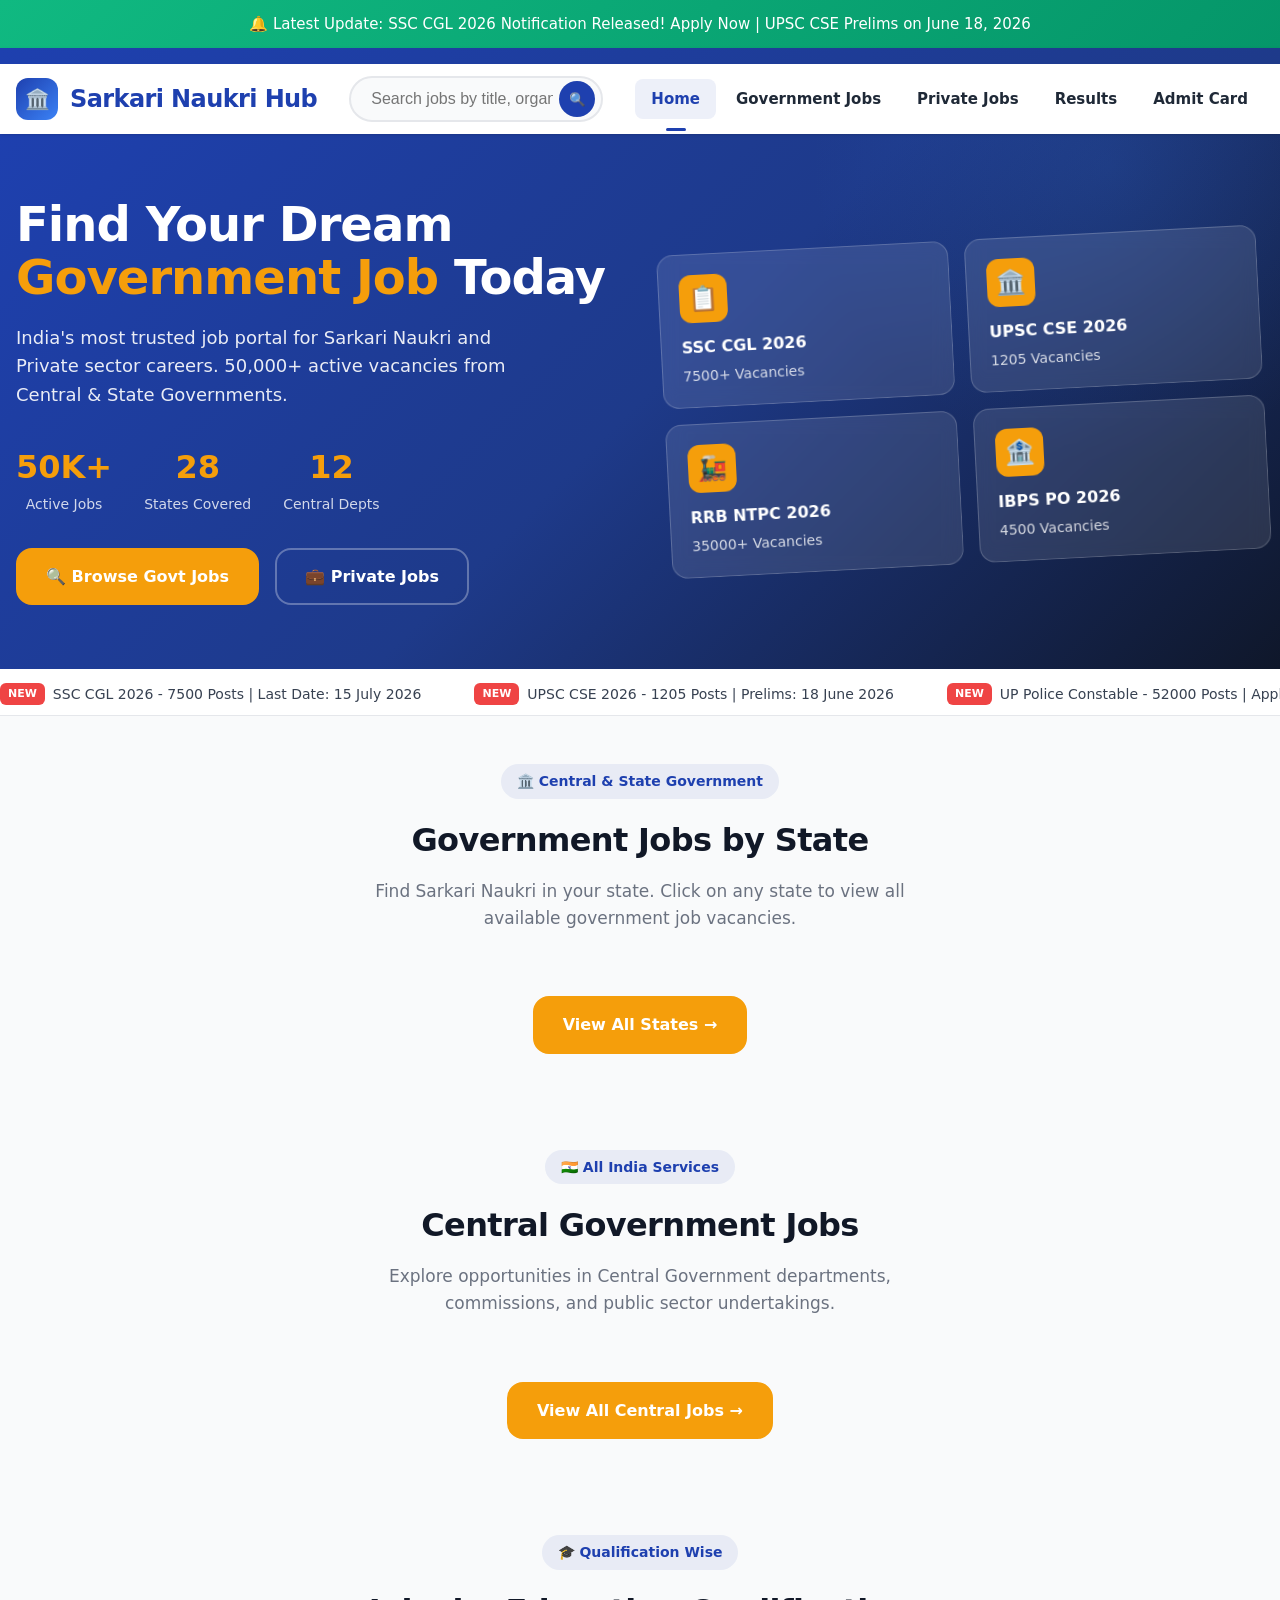
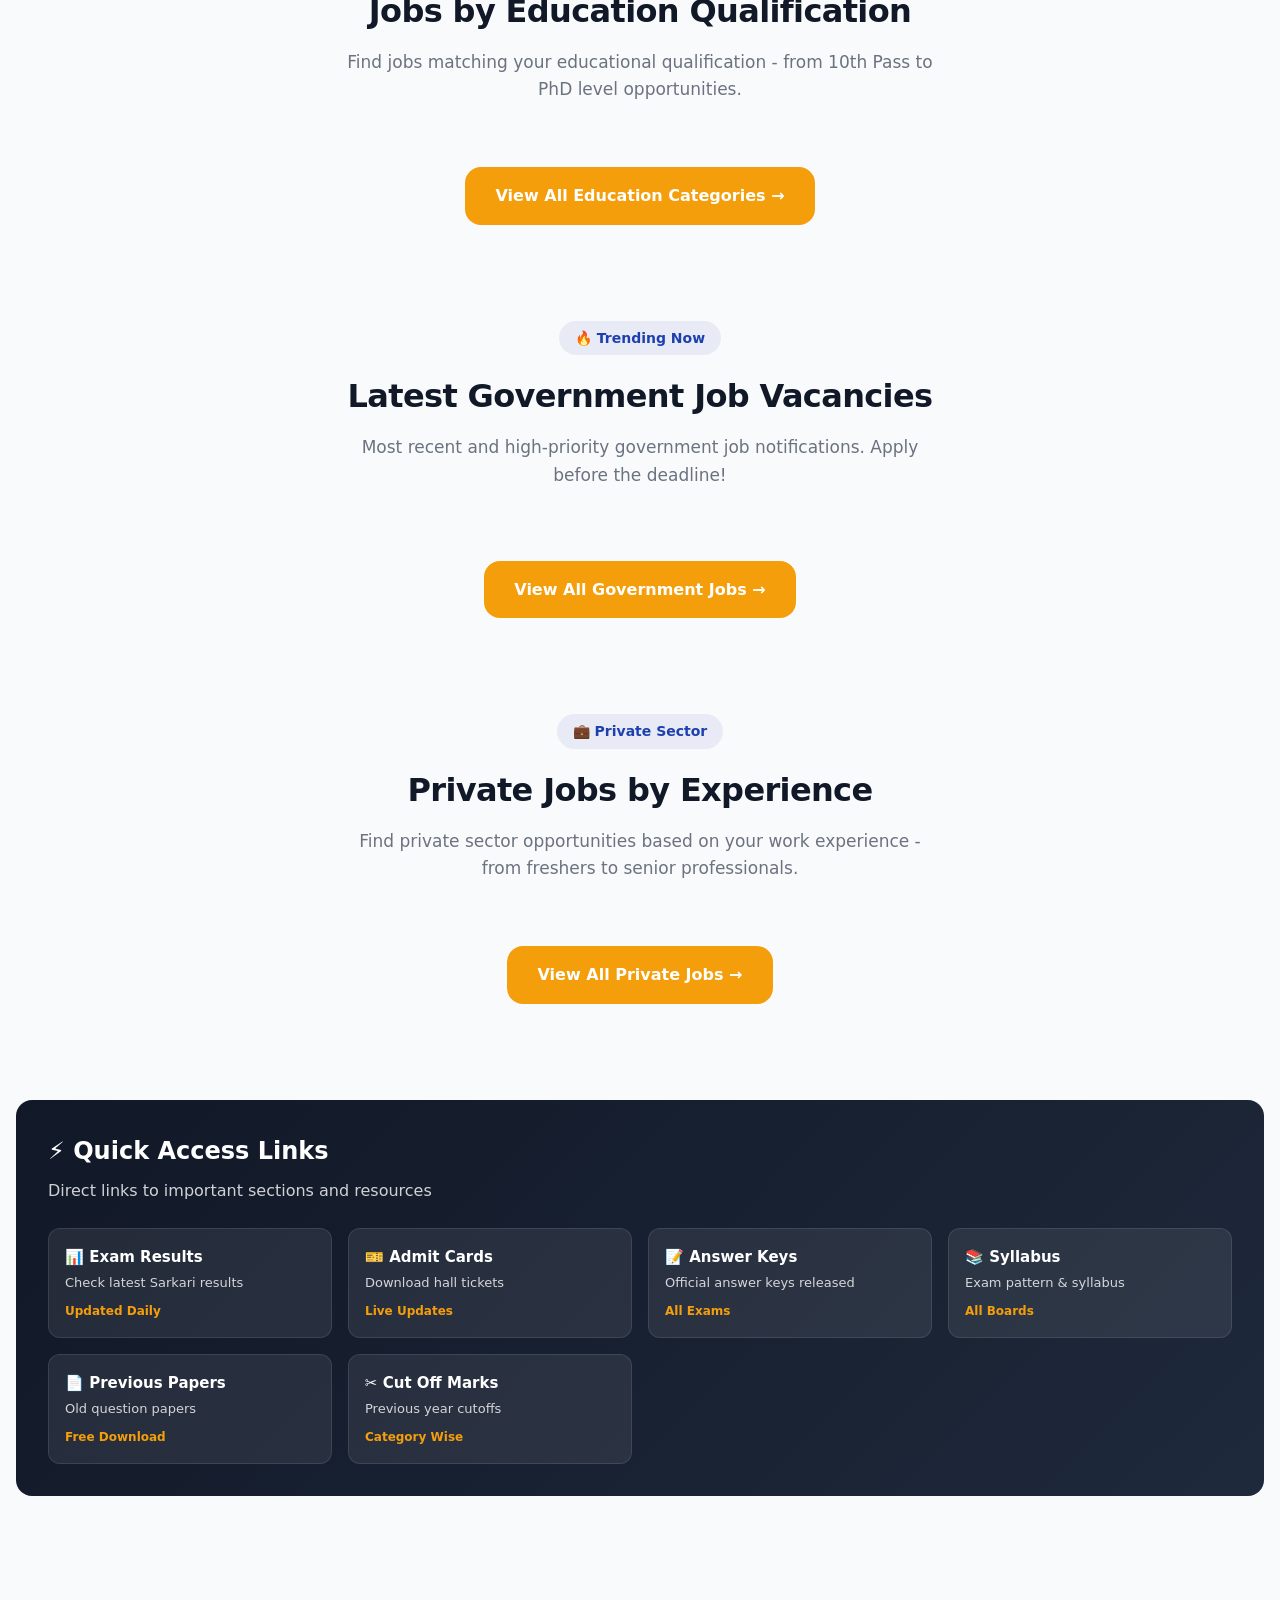
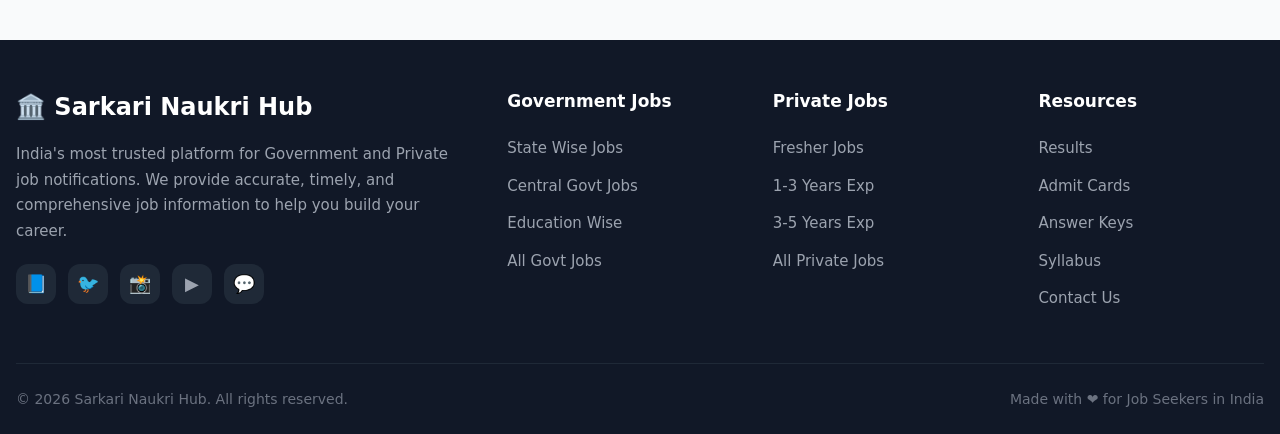
<file: index.html>
<!DOCTYPE html>
<html lang="en">
<head>
    <meta charset="UTF-8">
    <meta name="viewport" content="width=device-width, initial-scale=1.0">
    <title>Sarkari Naukri Hub - Government & Private Jobs Portal India 2026</title>
    <meta name="description" content="Find latest government jobs, Sarkari Naukri, SSC, UPSC, Railway, Banking, State Govt Jobs and Private sector jobs in India. Apply online for 10th, 12th, Graduate level vacancies.">
    <meta name="keywords" content="government jobs, sarkari naukri, SSC jobs, UPSC jobs, railway jobs, bank jobs, private jobs, latest jobs 2026, state government jobs, central government jobs">
    <meta name="robots" content="index, follow">
    <link rel="canonical" href="https://govt.com/">
    <meta property="og:title" content="Sarkari Naukri Hub - Latest Govt & Private Jobs">
    <meta property="og:description" content="India's #1 Job Portal for Government and Private Sector Jobs">
    <meta property="og:type" content="website">
    <link rel="stylesheet" href="css/style.css">
    <style>
        .govt-highlight { background: linear-gradient(135deg, rgba(30,64,175,0.05), rgba(30,64,175,0.02)); border: 1px solid rgba(30,64,175,0.15); }
        .quick-links { display: grid; grid-template-columns: repeat(auto-fill, minmax(140px, 1fr)); gap: 0.75rem; margin-top: 1rem; }
        .quick-link { background: var(--white); border: 1px solid var(--gray-200); border-radius: var(--radius); padding: 0.625rem; text-align: center; font-size: 0.8125rem; font-weight: 600; color: var(--gray-700); transition: var(--transition); }
        .quick-link:hover { background: var(--primary); color: var(--white); border-color: var(--primary); transform: translateY(-2px); }
        .featured-section { background: linear-gradient(135deg, var(--gray-900), #1e293b); color: var(--white); border-radius: var(--radius-lg); padding: 2rem; margin-bottom: 2rem; }
        .featured-grid { display: grid; grid-template-columns: repeat(auto-fill, minmax(250px, 1fr)); gap: 1rem; margin-top: 1.5rem; }
        .featured-item { background: rgba(255,255,255,0.08); border: 1px solid rgba(255,255,255,0.1); border-radius: var(--radius-md); padding: 1rem; transition: var(--transition); }
        .featured-item:hover { background: rgba(255,255,255,0.12); transform: translateY(-3px); }
        .featured-item h4 { font-size: 0.9375rem; font-weight: 700; margin-bottom: 0.25rem; }
        .featured-item p { font-size: 0.8125rem; opacity: 0.8; }
        .featured-item .posts { font-size: 0.75rem; color: var(--secondary); font-weight: 700; margin-top: 0.5rem; }
    </style>
</head>
<body>
    <!-- Notification Bar -->
    <div class="notification-bar">
        🔔 Latest Update: SSC CGL 2026 Notification Released! Apply Now | UPSC CSE Prelims on June 18, 2026
    </div>

    <!-- Header -->
    <header class="header">
        <div class="header-top">
            <!-- <div class="header-top-container">
                <span>📧 contact@sarkarinaukrihub.com</span>
                <span>📞 Helpline: 1800-123-4567 (10 AM - 6 PM)</span>
            </div> -->
        </div>
        <div class="header-main">
            <a href="index.html" class="logo">
                <div class="logo-icon">🏛️</div>
                <span>Sarkari Naukri Hub</span>
            </a>
            <div class="search-bar">
                <input type="text" placeholder="Search jobs by title, organization, or qualification...">
                <button>🔍</button>
            </div>
            <nav class="nav-links">
                <a href="index.html" class="active">Home</a>
                <a href="government-jobs.html">Government Jobs</a>
                <a href="private-jobs.html">Private Jobs</a>
                <a href="government-jobs.html?category=results">Results</a>
                <a href="government-jobs.html?category=admitcard">Admit Card</a>
            </nav>
            <button class="mobile-menu-btn">☰</button>
        </div>
    </header>

    <!-- Hero Section -->
    <section class="hero">
        <div class="hero-container">
            <div class="hero-content">
                <h1>Find Your Dream <span>Government Job</span> Today</h1>
                <p>India's most trusted job portal for Sarkari Naukri and Private sector careers. 50,000+ active vacancies from Central & State Governments.</p>
                <div class="hero-stats">
                    <div class="hero-stat">
                        <div class="hero-stat-number">50K+</div>
                        <div class="hero-stat-label">Active Jobs</div>
                    </div>
                    <div class="hero-stat">
                        <div class="hero-stat-number">28</div>
                        <div class="hero-stat-label">States Covered</div>
                    </div>
                    <div class="hero-stat">
                        <div class="hero-stat-number">12</div>
                        <div class="hero-stat-label">Central Depts</div>
                    </div>
                </div>
                <div class="hero-buttons">
                    <a href="government-jobs.html" class="btn btn-primary">🔍 Browse Govt Jobs</a>
                    <a href="private-jobs.html" class="btn btn-outline">💼 Private Jobs</a>
                </div>
            </div>
            <div class="hero-visual">
                <div class="hero-card">
                    <div class="hero-card-icon">📋</div>
                    <h3>SSC CGL 2026</h3>
                    <p>7500+ Vacancies</p>
                </div>
                <div class="hero-card">
                    <div class="hero-card-icon">🏛️</div>
                    <h3>UPSC CSE 2026</h3>
                    <p>1205 Vacancies</p>
                </div>
                <div class="hero-card">
                    <div class="hero-card-icon">🚂</div>
                    <h3>RRB NTPC 2026</h3>
                    <p>35000+ Vacancies</p>
                </div>
                <div class="hero-card">
                    <div class="hero-card-icon">🏦</div>
                    <h3>IBPS PO 2026</h3>
                    <p>4500 Vacancies</p>
                </div>
            </div>
        </div>
    </section>

    <!-- Ticker -->
    <div class="ticker">
        <div class="ticker-content">
            <span class="ticker-item"><span class="badge-new">New</span> SSC CGL 2026 - 7500 Posts | Last Date: 15 July 2026</span>
            <span class="ticker-item"><span class="badge-new">New</span> UPSC CSE 2026 - 1205 Posts | Prelims: 18 June 2026</span>
            <span class="ticker-item"><span class="badge-new">New</span> UP Police Constable - 52000 Posts | Apply Now</span>
            <span class="ticker-item"><span class="badge-new">New</span> RRB NTPC 2026 - 35000 Posts | Notification Out</span>
            <span class="ticker-item"><span class="badge-new">New</span> IBPS PO 2026 - 4500 Posts | Last Date: 25 June</span>
            <span class="ticker-item"><span class="badge-new">New</span> Delhi Police Constable - 6500 Posts | SSC</span>
            <span class="ticker-item"><span class="badge-new">New</span> SSC CHSL 2026 - 5000 Posts | 12th Pass</span>
            <span class="ticker-item"><span class="badge-new">New</span> Bihar Police SI - 2200 Posts | Graduate</span>
            <!-- Duplicate for seamless loop -->
            <span class="ticker-item"><span class="badge-new">New</span> SSC CGL 2026 - 7500 Posts | Last Date: 15 July 2026</span>
            <span class="ticker-item"><span class="badge-new">New</span> UPSC CSE 2026 - 1205 Posts | Prelims: 18 June 2026</span>
            <span class="ticker-item"><span class="badge-new">New</span> UP Police Constable - 52000 Posts | Apply Now</span>
            <span class="ticker-item"><span class="badge-new">New</span> RRB NTPC 2026 - 35000 Posts | Notification Out</span>
            <span class="ticker-item"><span class="badge-new">New</span> IBPS PO 2026 - 4500 Posts | Last Date: 25 June</span>
            <span class="ticker-item"><span class="badge-new">New</span> Delhi Police Constable - 6500 Posts | SSC</span>
            <span class="ticker-item"><span class="badge-new">New</span> SSC CHSL 2026 - 5000 Posts | 12th Pass</span>
            <span class="ticker-item"><span class="badge-new">New</span> Bihar Police SI - 2200 Posts | Graduate</span>
        </div>
    </div>

    <!-- AdSense Placeholder - Top -->
    <!-- <div class="section"> -->
        <!-- <div class="adsense-slot leaderboard">📢 AdSense Leaderboard Ad Slot (728x90)</div> -->
    <!-- </div> -->

    <!-- Government Jobs Section -->
    <section class="section">
        <div class="section-header">
            <div class="section-badge">🏛️ Central & State Government</div>
            <h2>Government Jobs by State</h2>
            <p>Find Sarkari Naukri in your state. Click on any state to view all available government job vacancies.</p>
        </div>
        <div class="categories-grid" id="state-grid"></div>
        <div style="text-align: center; margin-top: 1.5rem;">
            <a href="government-jobs.html?tab=states" class="btn btn-primary">View All States →</a>
        </div>
    </section>

    <!-- AdSense Placeholder - Mid -->
    <!-- <div class="section"> -->
        <!-- <div class="adsense-slot medium-rectangle">📢 AdSense Medium Rectangle Ad Slot (300x250)</div> -->
    <!-- </div> -->

    <!-- Central Government Jobs -->
    <section class="section">
        <div class="section-header">
            <div class="section-badge">🇮🇳 All India Services</div>
            <h2>Central Government Jobs</h2>
            <p>Explore opportunities in Central Government departments, commissions, and public sector undertakings.</p>
        </div>
        <div class="categories-grid" id="central-grid"></div>
        <div style="text-align: center; margin-top: 1.5rem;">
            <a href="government-jobs.html?tab=central" class="btn btn-primary">View All Central Jobs →</a>
        </div>
    </section>

    <!-- Education Based Jobs -->
    <section class="section">
        <div class="section-header">
            <div class="section-badge">🎓 Qualification Wise</div>
            <h2>Jobs by Education Qualification</h2>
            <p>Find jobs matching your educational qualification - from 10th Pass to PhD level opportunities.</p>
        </div>
        <div class="categories-grid" id="education-grid"></div>
        <div style="text-align: center; margin-top: 1.5rem;">
            <a href="government-jobs.html?tab=education" class="btn btn-primary">View All Education Categories →</a>
        </div>
    </section>

    <!-- AdSense Placeholder - Mid 2 -->
    <!-- <div class="section"> -->
        <!-- <div class="adsense-slot leaderboard">📢 AdSense Leaderboard Ad Slot (728x90)</div> -->
    <!-- </div> -->

    <!-- Latest Government Jobs -->
    <section class="section">
        <div class="section-header">
            <div class="section-badge">🔥 Trending Now</div>
            <h2>Latest Government Job Vacancies</h2>
            <p>Most recent and high-priority government job notifications. Apply before the deadline!</p>
        </div>
        <div class="jobs-grid" id="latest-govt-jobs"></div>
        <div style="text-align: center; margin-top: 2rem;">
            <a href="government-jobs.html" class="btn btn-primary">View All Government Jobs →</a>
        </div>
    </section>

    <!-- Private Jobs Section -->
    <section class="section">
        <div class="section-header">
            <div class="section-badge">💼 Private Sector</div>
            <h2>Private Jobs by Experience</h2>
            <p>Find private sector opportunities based on your work experience - from freshers to senior professionals.</p>
        </div>
        <div class="categories-grid" id="experience-grid"></div>
        <div style="text-align: center; margin-top: 1.5rem;">
            <a href="private-jobs.html" class="btn btn-primary">View All Private Jobs →</a>
        </div>
    </section>

    <!-- Featured / Quick Access -->
    <section class="section">
        <div class="featured-section">
            <h2 style="font-size: 1.5rem; font-weight: 800; margin-bottom: 0.5rem;">⚡ Quick Access Links</h2>
            <p style="opacity: 0.8; margin-bottom: 1rem;">Direct links to important sections and resources</p>
            <div class="featured-grid">
                <a href="government-jobs.html?category=results" class="featured-item">
                    <h4>📊 Exam Results</h4>
                    <p>Check latest Sarkari results</p>
                    <div class="posts">Updated Daily</div>
                </a>
                <a href="government-jobs.html?category=admitcard" class="featured-item">
                    <h4>🎫 Admit Cards</h4>
                    <p>Download hall tickets</p>
                    <div class="posts">Live Updates</div>
                </a>
                <a href="government-jobs.html?category=answerkey" class="featured-item">
                    <h4>📝 Answer Keys</h4>
                    <p>Official answer keys released</p>
                    <div class="posts">All Exams</div>
                </a>
                <a href="government-jobs.html?category=syllabus" class="featured-item">
                    <h4>📚 Syllabus</h4>
                    <p>Exam pattern & syllabus</p>
                    <div class="posts">All Boards</div>
                </a>
                <a href="government-jobs.html?category=previouspapers" class="featured-item">
                    <h4>📄 Previous Papers</h4>
                    <p>Old question papers</p>
                    <div class="posts">Free Download</div>
                </a>
                <a href="government-jobs.html?category=cutoff" class="featured-item">
                    <h4>✂️ Cut Off Marks</h4>
                    <p>Previous year cutoffs</p>
                    <div class="posts">Category Wise</div>
                </a>
            </div>
        </div>
    </section>

    <!-- AdSense Placeholder - Bottom -->
    <!-- <div class="section"> -->
        <!-- <div class="adsense-slot medium-rectangle">📢 AdSense Medium Rectangle Ad Slot (300x250)</div>
    </div> -->

    <!-- Footer -->
    <footer class="footer">
        <div class="footer-grid">
            <div class="footer-brand">
                <h3>🏛️ Sarkari Naukri Hub</h3>
                <p>India's most trusted platform for Government and Private job notifications. We provide accurate, timely, and comprehensive job information to help you build your career.</p>
                <div class="footer-social">
                    <a href="#">📘</a>
                    <a href="#">🐦</a>
                    <a href="#">📸</a>
                    <a href="#">▶️</a>
                    <a href="#">💬</a>
                </div>
            </div>
            <div class="footer-column">
                <h4>Government Jobs</h4>
                <ul>
                    <li><a href="government-jobs.html?tab=states">State Wise Jobs</a></li>
                    <li><a href="government-jobs.html?tab=central">Central Govt Jobs</a></li>
                    <li><a href="government-jobs.html?tab=education">Education Wise</a></li>
                    <li><a href="government-jobs.html">All Govt Jobs</a></li>
                </ul>
            </div>
            <div class="footer-column">
                <h4>Private Jobs</h4>
                <ul>
                    <li><a href="private-jobs.html?exp=fresher">Fresher Jobs</a></li>
                    <li><a href="private-jobs.html?exp=1-3">1-3 Years Exp</a></li>
                    <li><a href="private-jobs.html?exp=3-5">3-5 Years Exp</a></li>
                    <li><a href="private-jobs.html">All Private Jobs</a></li>
                </ul>
            </div>
            <div class="footer-column">
                <h4>Resources</h4>
                <ul>
                    <li><a href="#">Results</a></li>
                    <li><a href="#">Admit Cards</a></li>
                    <li><a href="#">Answer Keys</a></li>
                    <li><a href="#">Syllabus</a></li>
                    <li><a href="#">Contact Us</a></li>
                </ul>
            </div>
        </div>
        <div class="footer-bottom">
            <span>© 2026 Sarkari Naukri Hub. All rights reserved.</span>
            <span>Made with ❤️ for Job Seekers in India</span>
        </div>
    </footer>

    <!-- Scroll to Top -->
    <button class="scroll-top">↑</button>

    <script src="js/data.js"></script>
    <script>
        // Render State Cards
        const stateGrid = document.getElementById('state-grid');
        STATES.slice(0, 12).forEach(state => {
            stateGrid.innerHTML += renderCategoryCard(state, `government-jobs.html?state=${state.id}`, 'state');
        });

        // Render Central Job Cards
        const centralGrid = document.getElementById('central-grid');
        CENTRAL_JOBS.forEach(job => {
            centralGrid.innerHTML += renderCategoryCard(job, `government-jobs.html?subcategory=${job.id}&tab=central`, 'central');
        });

        // Render Education Cards
        const eduGrid = document.getElementById('education-grid');
        EDUCATION_JOBS.forEach(edu => {
            eduGrid.innerHTML += renderCategoryCard(edu, `government-jobs.html?education=${edu.id}&tab=education`, 'education');
        });

        // Render Experience Cards
        const expGrid = document.getElementById('experience-grid');
        EXPERIENCE_LEVELS.forEach(exp => {
            expGrid.innerHTML += renderCategoryCard(exp, `private-jobs.html?experience=${exp.id}`, 'experience');
        });

        // Render Latest Govt Jobs
        const latestJobs = document.getElementById('latest-govt-jobs');
        const govtJobs = JOBS_DB.filter(j => j.type === 'government').slice(0, 6);
        govtJobs.forEach(job => {
            latestJobs.innerHTML += renderJobCard(job);
        });
    </script>
</body>
</html>
</file>
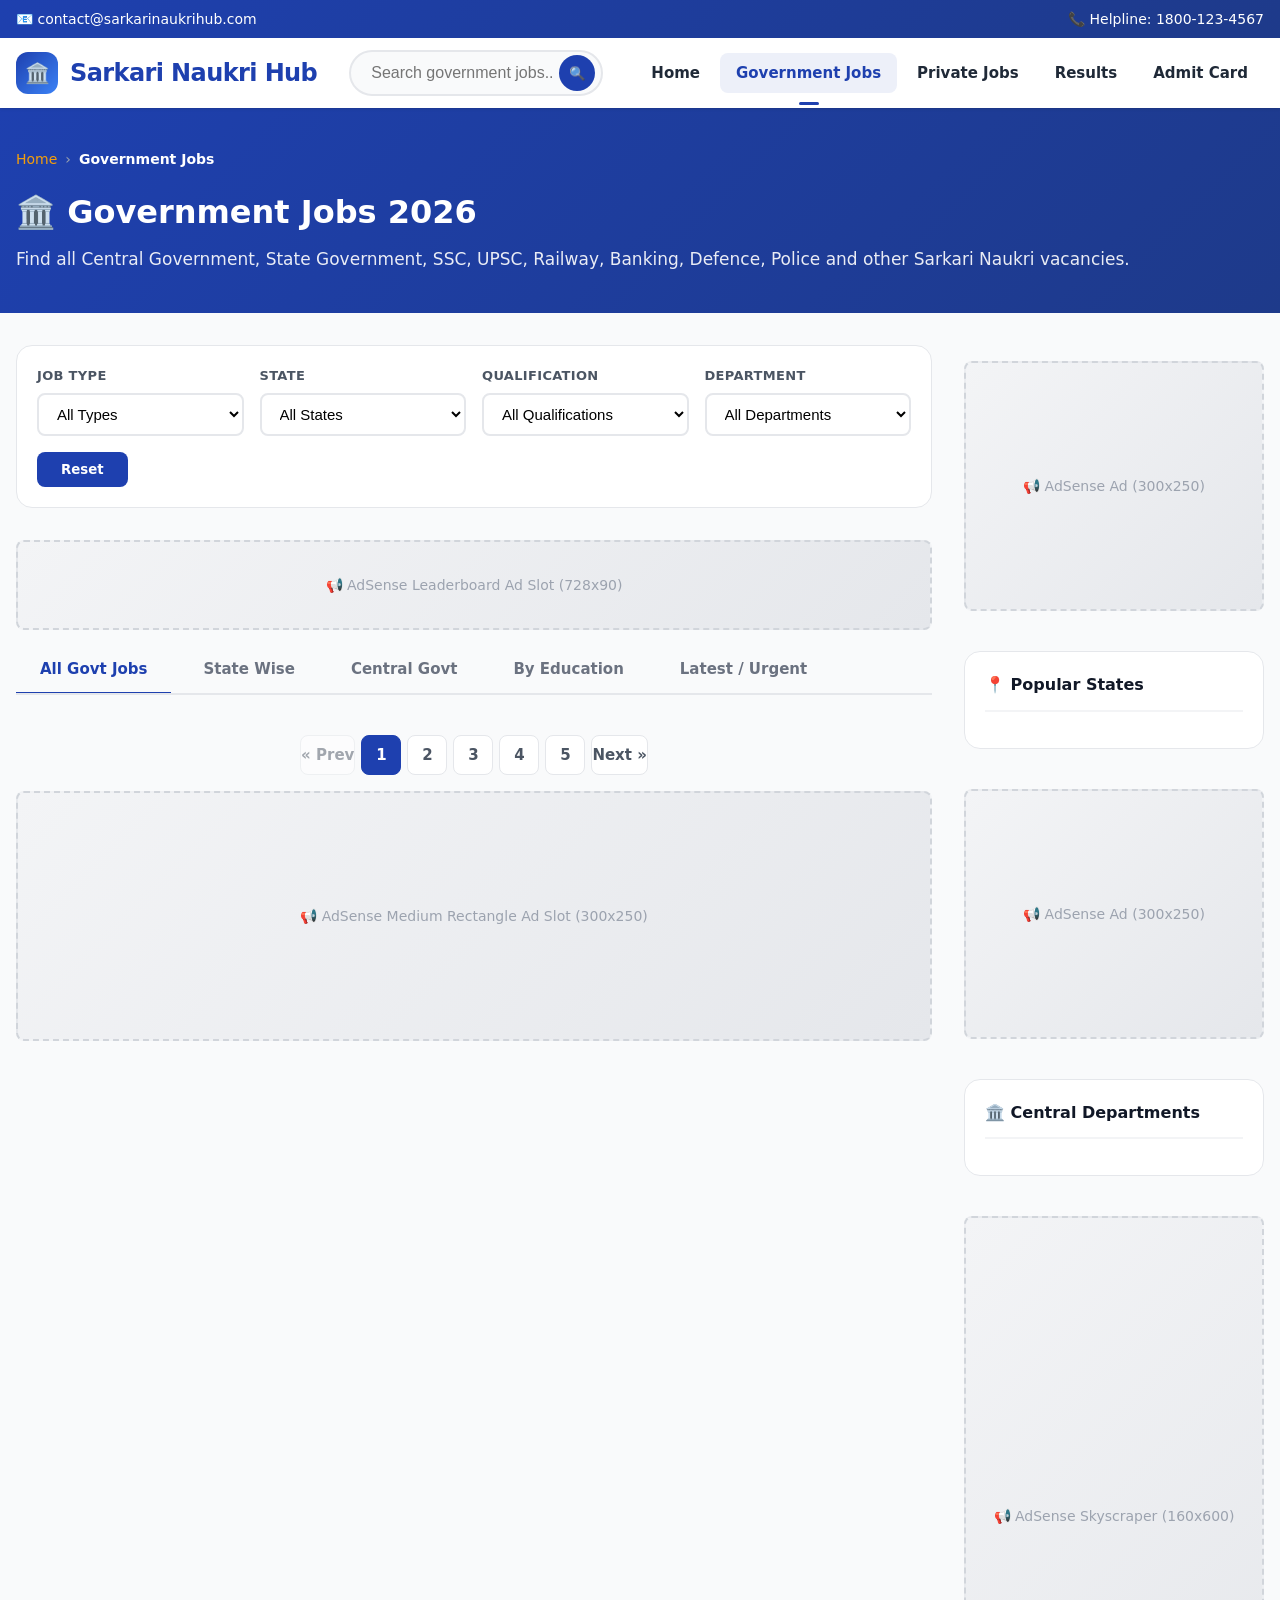
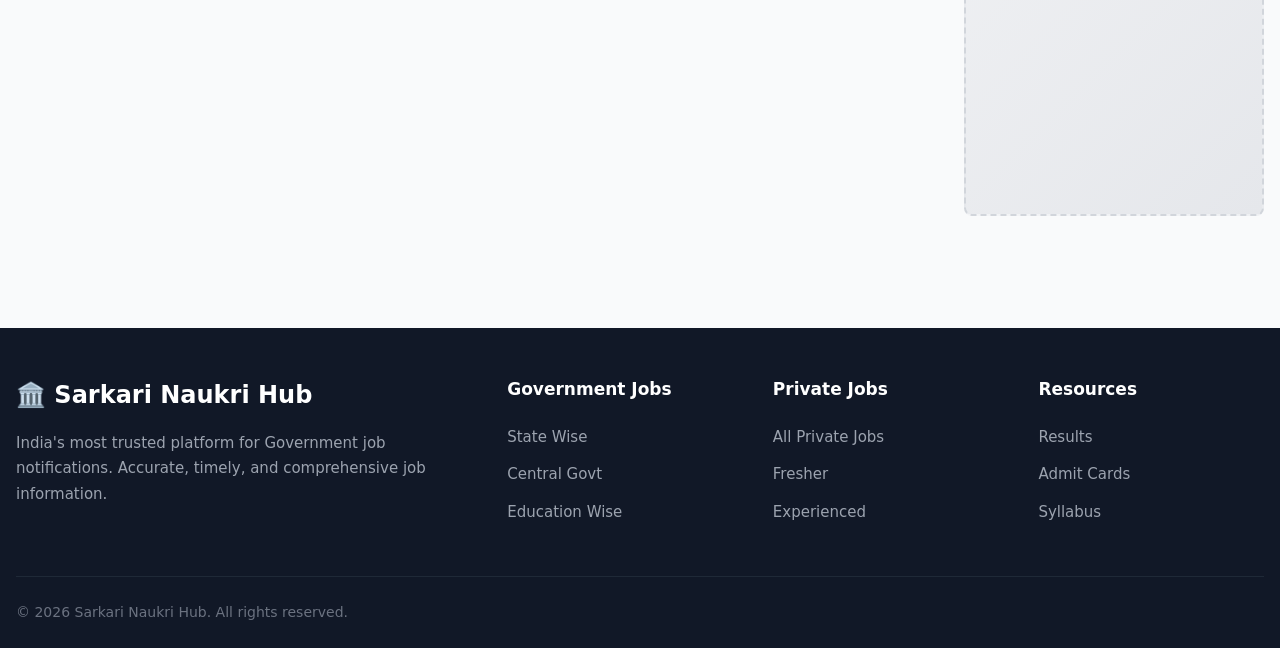
<file: government-jobs.html>
<!DOCTYPE html>
<html lang="en">
<head>
    <meta charset="UTF-8">
    <meta name="viewport" content="width=device-width, initial-scale=1.0">
    <title>Latest Government Jobs 2026 | Sarkari Naukri - State & Central Govt Vacancies</title>
    <meta name="description" content="Apply for latest government jobs 2026. Find Sarkari Naukri by state, central departments, SSC, UPSC, Railway, Banking, Defence, Police, and education qualification.">
    <meta name="keywords" content="government jobs 2026, sarkari naukri, latest govt jobs, state government jobs, central government jobs, SSC, UPSC, railway jobs, bank jobs, police jobs, defence jobs">
    <meta name="robots" content="index, follow">
    <link rel="canonical" href="https://yourdomain.com/government-jobs.html">
    <link rel="stylesheet" href="css/style.css">
    <style>
        .page-header { background: linear-gradient(135deg, var(--primary), var(--primary-dark)); color: var(--white); padding: 2.5rem 1rem; }
        .page-header-content { max-width: 1280px; margin: 0 auto; }
        .page-header h1 { font-size: 2rem; font-weight: 800; margin-bottom: 0.5rem; }
        .page-header p { opacity: 0.9; font-size: 1.0625rem; }
        .two-col { display: grid; grid-template-columns: 1fr 300px; gap: 2rem; max-width: 1280px; margin: 0 auto; padding: 2rem 1rem; }
        .sidebar-ads { display: flex; flex-direction: column; gap: 1.5rem; }
        .sidebar-nav { background: var(--white); border: 1px solid var(--gray-200); border-radius: var(--radius-lg); padding: 1.25rem; position: sticky; top: 100px; }
        .sidebar-nav h3 { font-size: 1rem; font-weight: 700; margin-bottom: 1rem; color: var(--gray-900); padding-bottom: 0.75rem; border-bottom: 2px solid var(--gray-100); }
        .sidebar-nav ul { list-style: none; }
        .sidebar-nav li { margin-bottom: 0.5rem; }
        .sidebar-nav a { display: flex; align-items: center; justify-content: space-between; padding: 0.625rem 0.875rem; border-radius: var(--radius); font-size: 0.9375rem; color: var(--gray-700); transition: var(--transition); }
        .sidebar-nav a:hover, .sidebar-nav a.active { background: rgba(30,64,175,0.08); color: var(--primary); font-weight: 600; }
        .sidebar-nav a span { background: var(--gray-100); color: var(--gray-500); font-size: 0.75rem; font-weight: 700; padding: 0.125rem 0.5rem; border-radius: var(--radius-sm); }
        .sidebar-nav a:hover span, .sidebar-nav a.active span { background: var(--primary); color: var(--white); }
        @media (max-width: 1024px) { .two-col { grid-template-columns: 1fr; } .sidebar-ads { display: none; } }
    </style>
</head>
<body>
    <!-- Header -->
    <header class="header">
        <div class="header-top">
            <div class="header-top-container">
                <span>📧 contact@sarkarinaukrihub.com</span>
                <span>📞 Helpline: 1800-123-4567</span>
            </div>
        </div>
        <div class="header-main">
            <a href="index.html" class="logo">
                <div class="logo-icon">🏛️</div>
                <span>Sarkari Naukri Hub</span>
            </a>
            <div class="search-bar">
                <input type="text" id="search-input" placeholder="Search government jobs...">
                <button onclick="performSearch()">🔍</button>
            </div>
            <nav class="nav-links">
                <a href="index.html">Home</a>
                <a href="government-jobs.html" class="active">Government Jobs</a>
                <a href="private-jobs.html">Private Jobs</a>
                <a href="government-jobs.html?category=results">Results</a>
                <a href="government-jobs.html?category=admitcard">Admit Card</a>
            </nav>
            <button class="mobile-menu-btn">☰</button>
        </div>
    </header>

    <!-- Page Header -->
    <section class="page-header">
        <div class="page-header-content">
            <div class="breadcrumb" style="color: rgba(255,255,255,0.8); margin-bottom: 1rem;">
                <a href="index.html" style="color: var(--secondary);">Home</a>
                <span class="breadcrumb-separator">›</span>
                <span class="breadcrumb-current" style="color: var(--white);">Government Jobs</span>
            </div>
            <h1>🏛️ Government Jobs 2026</h1>
            <p>Find all Central Government, State Government, SSC, UPSC, Railway, Banking, Defence, Police and other Sarkari Naukri vacancies.</p>
        </div>
    </section>

    <!-- Main Content -->
    <div class="two-col">
        <div class="main-content">
            <!-- Filter Bar -->
            <div class="filter-bar">
                <div class="filter-group">
                    <label>Job Type</label>
                    <select id="filter-type" onchange="applyFilters()">
                        <option value="">All Types</option>
                        <option value="government">Government</option>
                        <option value="private">Private</option>
                    </select>
                </div>
                <div class="filter-group">
                    <label>State</label>
                    <select id="filter-state" onchange="applyFilters()">
                        <option value="">All States</option>
                    </select>
                </div>
                <div class="filter-group">
                    <label>Qualification</label>
                    <select id="filter-education" onchange="applyFilters()">
                        <option value="">All Qualifications</option>
                    </select>
                </div>
                <div class="filter-group">
                    <label>Department</label>
                    <select id="filter-subcategory" onchange="applyFilters()">
                        <option value="">All Departments</option>
                    </select>
                </div>
                <button class="filter-btn" onclick="resetFilters()">Reset</button>
            </div>

            <!-- AdSense -->
            <div class="adsense-slot leaderboard">📢 AdSense Leaderboard Ad Slot (728x90)</div>

            <!-- Tabs -->
            <div class="tabs" id="govt-tabs">
                <button class="tab active" onclick="switchTab('all')">All Govt Jobs</button>
                <button class="tab" onclick="switchTab('states')">State Wise</button>
                <button class="tab" onclick="switchTab('central')">Central Govt</button>
                <button class="tab" onclick="switchTab('education')">By Education</button>
                <button class="tab" onclick="switchTab('latest')">Latest / Urgent</button>
            </div>

            <!-- Content Area -->
            <div id="tab-content">
                <!-- Content rendered by JS -->
            </div>

            <!-- Pagination -->
            <div class="pagination" id="pagination">
                <button disabled>« Prev</button>
                <button class="active">1</button>
                <button>2</button>
                <button>3</button>
                <button>4</button>
                <button>5</button>
                <button>Next »</button>
            </div>

            <!-- AdSense -->
            <div class="adsense-slot medium-rectangle">📢 AdSense Medium Rectangle Ad Slot (300x250)</div>
        </div>

        <!-- Sidebar -->
        <aside class="sidebar-ads">
            <div class="adsense-slot medium-rectangle" style="min-height: 250px;">📢 AdSense Ad (300x250)</div>

            <div class="sidebar-nav">
                <h3>📍 Popular States</h3>
                <ul id="popular-states"></ul>
            </div>

            <div class="adsense-slot medium-rectangle" style="min-height: 250px;">📢 AdSense Ad (300x250)</div>

            <div class="sidebar-nav">
                <h3>🏛️ Central Departments</h3>
                <ul id="popular-central"></ul>
            </div>

            <div class="adsense-slot skyscraper" style="min-height: 600px;">📢 AdSense Skyscraper (160x600)</div>
        </aside>
    </div>

    <!-- Footer -->
    <footer class="footer">
        <div class="footer-grid">
            <div class="footer-brand">
                <h3>🏛️ Sarkari Naukri Hub</h3>
                <p>India's most trusted platform for Government job notifications. Accurate, timely, and comprehensive job information.</p>
            </div>
            <div class="footer-column">
                <h4>Government Jobs</h4>
                <ul>
                    <li><a href="government-jobs.html?tab=states">State Wise</a></li>
                    <li><a href="government-jobs.html?tab=central">Central Govt</a></li>
                    <li><a href="government-jobs.html?tab=education">Education Wise</a></li>
                </ul>
            </div>
            <div class="footer-column">
                <h4>Private Jobs</h4>
                <ul>
                    <li><a href="private-jobs.html">All Private Jobs</a></li>
                    <li><a href="private-jobs.html?exp=fresher">Fresher</a></li>
                    <li><a href="private-jobs.html?exp=1-3">Experienced</a></li>
                </ul>
            </div>
            <div class="footer-column">
                <h4>Resources</h4>
                <ul>
                    <li><a href="#">Results</a></li>
                    <li><a href="#">Admit Cards</a></li>
                    <li><a href="#">Syllabus</a></li>
                </ul>
            </div>
        </div>
        <div class="footer-bottom">
            <span>© 2026 Sarkari Naukri Hub. All rights reserved.</span>
        </div>
    </footer>

    <button class="scroll-top">↑</button>

    <script src="js/data.js"></script>
    <script>
        // Populate filter dropdowns
        const stateSelect = document.getElementById('filter-state');
        STATES.forEach(s => {
            stateSelect.innerHTML += `<option value="${s.id}">${s.name}</option>`;
        });

        const eduSelect = document.getElementById('filter-education');
        EDUCATION_JOBS.forEach(e => {
            eduSelect.innerHTML += `<option value="${e.id}">${e.name}</option>`;
        });

        const subSelect = document.getElementById('filter-subcategory');
        CENTRAL_JOBS.forEach(c => {
            subSelect.innerHTML += `<option value="${c.id}">${c.name}</option>`;
        });

        // Populate sidebar
        const popStates = document.getElementById('popular-states');
        STATES.slice(0, 10).forEach(s => {
            popStates.innerHTML += `<li><a href="government-jobs.html?state=${s.id}">${s.name} <span>${s.count}</span></a></li>`;
        });

        const popCentral = document.getElementById('popular-central');
        CENTRAL_JOBS.slice(0, 8).forEach(c => {
            popCentral.innerHTML += `<li><a href="government-jobs.html?subcategory=${c.id}&tab=central">${c.name} <span>${c.count}</span></a></li>`;
        });

        // URL Params handling
        const urlParams = new URLSearchParams(window.location.search);
        let currentTab = urlParams.get('tab') || 'all';
        const searchQuery = urlParams.get('search');
        const stateFilter = urlParams.get('state');
        const subcategoryFilter = urlParams.get('subcategory');
        const educationFilter = urlParams.get('education');

        // Set active tab
        document.querySelectorAll('.tab').forEach(t => t.classList.remove('active'));
        const activeTabBtn = document.querySelector(`.tab[onclick="switchTab('${currentTab}')"]`);
        if (activeTabBtn) activeTabBtn.classList.add('active');

        // Apply URL filters
        if (stateFilter) document.getElementById('filter-state').value = stateFilter;
        if (subcategoryFilter) document.getElementById('filter-subcategory').value = subcategoryFilter;
        if (educationFilter) document.getElementById('filter-education').value = educationFilter;
        if (searchQuery) document.getElementById('search-input').value = searchQuery;

        function switchTab(tab) {
            currentTab = tab;
            // Update URL without reload
            const url = new URL(window.location);
            url.searchParams.set('tab', tab);
            window.history.pushState({}, '', url);

            document.querySelectorAll('.tab').forEach(t => t.classList.remove('active'));
            document.querySelector(`.tab[onclick="switchTab('${tab}')"]`).classList.add('active');
            renderTabContent();
        }

        function renderTabContent() {
            const container = document.getElementById('tab-content');
            container.innerHTML = '';

            if (currentTab === 'all') {
                const jobs = filterJobs({ type: 'government', search: searchQuery });
                if (jobs.length === 0) {
                    container.innerHTML = renderEmptyState('No government jobs found matching your criteria.');
                } else {
                    container.innerHTML = '<div class="jobs-grid">' + jobs.map(j => renderJobCard(j)).join('') + '</div>';
                }
            } 
            else if (currentTab === 'states') {
                container.innerHTML = `
                    <div class="section-header" style="text-align: left; margin-bottom: 1.5rem;">
                        <h2 style="font-size: 1.5rem;">🗺️ State Wise Government Jobs</h2>
                        <p>Click on your state to view all available government job vacancies.</p>
                    </div>
                    <div class="categories-grid">
                        ${STATES.map(s => renderCategoryCard(s, `government-jobs.html?state=${s.id}`, 'state')).join('')}
                    </div>
                `;
            }
            else if (currentTab === 'central') {
                container.innerHTML = `
                    <div class="section-header" style="text-align: left; margin-bottom: 1.5rem;">
                        <h2 style="font-size: 1.5rem;">🇮🇳 Central Government Departments</h2>
                        <p>Explore jobs in Central Government organizations, commissions, and PSUs.</p>
                    </div>
                    <div class="categories-grid">
                        ${CENTRAL_JOBS.map(c => renderCategoryCard(c, `government-jobs.html?subcategory=${c.id}&tab=central`, 'central')).join('')}
                    </div>
                    <div style="margin-top: 2rem;">
                        <h3 style="font-size: 1.25rem; font-weight: 700; margin-bottom: 1rem;">Latest Central Govt Jobs</h3>
                        <div class="jobs-grid">
                            ${JOBS_DB.filter(j => j.type === 'government' && j.category === 'central').slice(0, 6).map(j => renderJobCard(j)).join('')}
                        </div>
                    </div>
                `;
            }
            else if (currentTab === 'education') {
                container.innerHTML = `
                    <div class="section-header" style="text-align: left; margin-bottom: 1.5rem;">
                        <h2 style="font-size: 1.5rem;">🎓 Jobs by Education Qualification</h2>
                        <p>Find government jobs matching your educational qualification.</p>
                    </div>
                    <div class="categories-grid">
                        ${EDUCATION_JOBS.map(e => renderCategoryCard(e, `government-jobs.html?education=${e.id}&tab=education`, 'education')).join('')}
                    </div>
                    <div style="margin-top: 2rem;">
                        <h3 style="font-size: 1.25rem; font-weight: 700; margin-bottom: 1rem;">Jobs for Your Qualification</h3>
                        <div class="jobs-grid">
                            ${JOBS_DB.filter(j => j.type === 'government').slice(0, 6).map(j => renderJobCard(j)).join('')}
                        </div>
                    </div>
                `;
            }
            else if (currentTab === 'latest') {
                const urgentJobs = JOBS_DB.filter(j => j.type === 'government' && (j.urgent || getDaysLeft(j.deadline) <= 15));
                container.innerHTML = `
                    <div class="section-header" style="text-align: left; margin-bottom: 1.5rem;">
                        <h2 style="font-size: 1.5rem;">🔥 Latest & Urgent Government Jobs</h2>
                        <p>Apply quickly! These jobs have approaching deadlines or are high-priority recruitments.</p>
                    </div>
                    <div class="jobs-grid">
                        ${urgentJobs.length > 0 ? urgentJobs.map(j => renderJobCard(j)).join('') : renderEmptyState('No urgent jobs at the moment.')}
                    </div>
                `;
            }
        }

        function applyFilters() {
            const type = document.getElementById('filter-type').value;
            const state = document.getElementById('filter-state').value;
            const education = document.getElementById('filter-education').value;
            const subcategory = document.getElementById('filter-subcategory').value;

            const jobs = filterJobs({ type: type || 'government', state, education, subcategory, search: document.getElementById('search-input').value });
            const container = document.getElementById('tab-content');

            if (jobs.length === 0) {
                container.innerHTML = renderEmptyState('No jobs found matching the selected filters.');
            } else {
                container.innerHTML = `
                    <div style="margin-bottom: 1rem; color: var(--gray-500); font-size: 0.9375rem;">
                        Showing <strong>${jobs.length}</strong> jobs matching your filters
                    </div>
                    <div class="jobs-grid">${jobs.map(j => renderJobCard(j)).join('')}</div>
                `;
            }
        }

        function resetFilters() {
            document.getElementById('filter-type').value = '';
            document.getElementById('filter-state').value = '';
            document.getElementById('filter-education').value = '';
            document.getElementById('filter-subcategory').value = '';
            document.getElementById('search-input').value = '';
            renderTabContent();
        }

        function performSearch() {
            const query = document.getElementById('search-input').value.trim();
            if (query) {
                const jobs = filterJobs({ type: 'government', search: query });
                const container = document.getElementById('tab-content');
                if (jobs.length === 0) {
                    container.innerHTML = renderEmptyState(`No jobs found for "${query}". Try different keywords.`);
                } else {
                    container.innerHTML = `
                        <div style="margin-bottom: 1rem; color: var(--gray-500); font-size: 0.9375rem;">
                            🔍 Search results for "<strong>${query}</strong>" — <strong>${jobs.length}</strong> jobs found
                        </div>
                        <div class="jobs-grid">${jobs.map(j => renderJobCard(j)).join('')}</div>
                    `;
                }
                // Update URL
                const url = new URL(window.location);
                url.searchParams.set('search', query);
                window.history.pushState({}, '', url);
            }
        }

        // Handle browser back/forward
        window.addEventListener('popstate', () => {
            const params = new URLSearchParams(window.location.search);
            currentTab = params.get('tab') || 'all';
            document.querySelectorAll('.tab').forEach(t => t.classList.remove('active'));
            const btn = document.querySelector(`.tab[onclick="switchTab('${currentTab}')"]`);
            if (btn) btn.classList.add('active');
            renderTabContent();
        });

        // Initial render
        if (stateFilter || subcategoryFilter || educationFilter || searchQuery) {
            applyFilters();
        } else {
            renderTabContent();
        }
    </script>
</body>
</html>
</file>
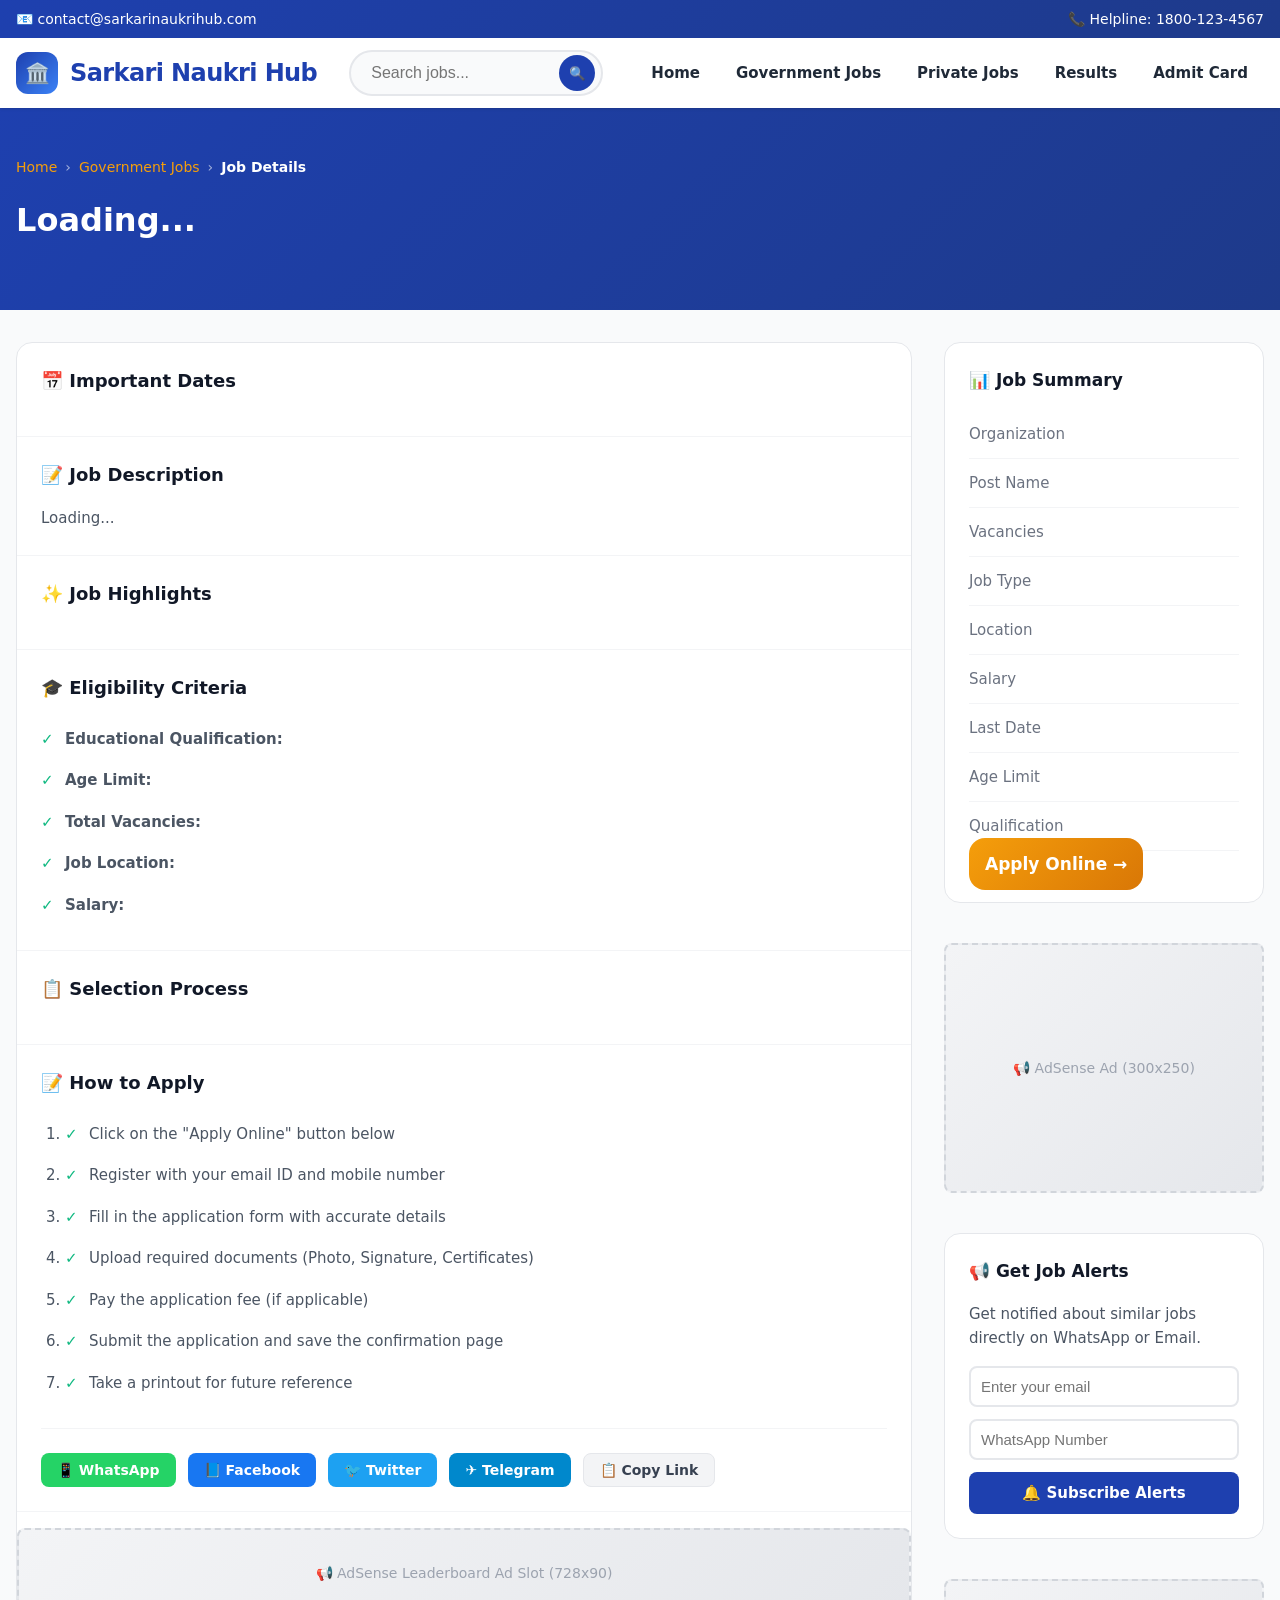
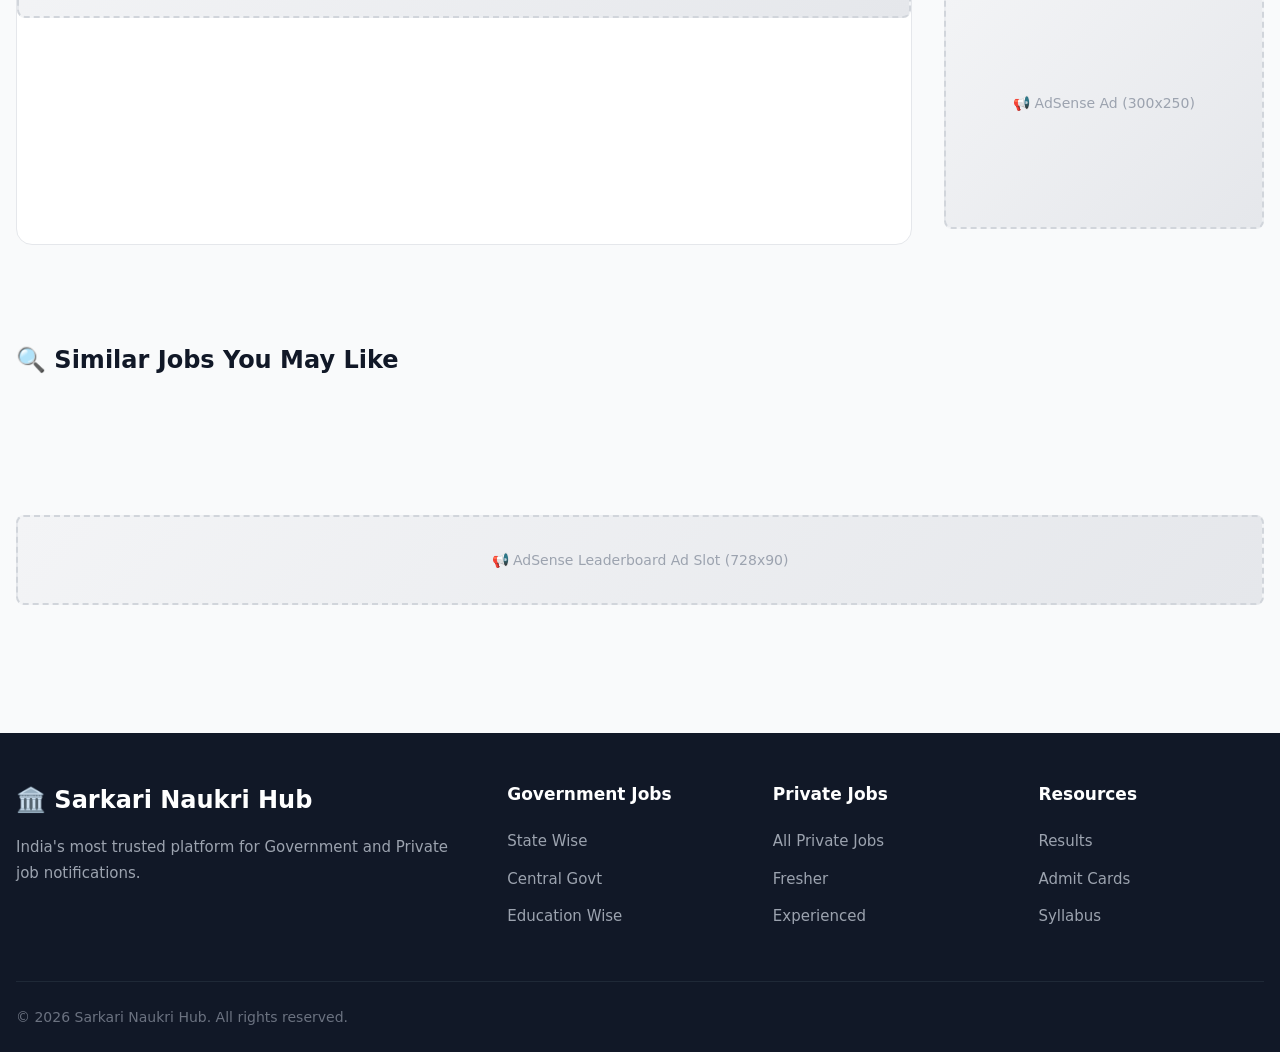
<file: job-detail.html>
<!DOCTYPE html>
<html lang="en">
<head>
    <meta charset="UTF-8">
    <meta name="viewport" content="width=device-width, initial-scale=1.0">
    <title>Job Details | Sarkari Naukri Hub</title>
    <meta name="description" content="View complete job details, eligibility criteria, application process, important dates, and apply online for government and private jobs.">
    <meta name="robots" content="index, follow">
    <link rel="stylesheet" href="css/style.css">
    <style>
        .similar-jobs { margin-top: 3rem; }
        .similar-jobs h2 { font-size: 1.5rem; font-weight: 800; margin-bottom: 1.5rem; color: var(--gray-900); }
        .share-bar { display: flex; gap: 0.75rem; margin-top: 1.5rem; padding-top: 1.5rem; border-top: 1px solid var(--gray-100); flex-wrap: wrap; }
        .share-btn { padding: 0.5rem 1rem; border-radius: var(--radius); font-size: 0.875rem; font-weight: 600; transition: var(--transition); display: flex; align-items: center; gap: 0.375rem; border: none; }
        .share-btn:hover { transform: translateY(-2px); }
        .share-whatsapp { background: #25d366; color: white; }
        .share-facebook { background: #1877f2; color: white; }
        .share-twitter { background: #1da1f2; color: white; }
        .share-telegram { background: #0088cc; color: white; }
        .share-copy { background: var(--gray-100); color: var(--gray-700); border: 1px solid var(--gray-200); }
        .important-dates { display: grid; grid-template-columns: repeat(auto-fill, minmax(180px, 1fr)); gap: 1rem; margin-top: 1rem; }
        .date-card { background: var(--gray-50); border: 1px solid var(--gray-200); border-radius: var(--radius-md); padding: 1rem; text-align: center; }
        .date-card .date-label { font-size: 0.8125rem; color: var(--gray-500); margin-bottom: 0.25rem; }
        .date-card .date-value { font-size: 1.0625rem; font-weight: 700; color: var(--gray-900); }
        .date-card.urgent { border-color: var(--danger); background: rgba(239,68,68,0.05); }
        .date-card.urgent .date-value { color: var(--danger); }
        @media (max-width: 768px) { .share-bar { justify-content: center; } }
    </style>
</head>
<body>
    <!-- Header -->
    <header class="header">
        <div class="header-top">
            <div class="header-top-container">
                <span>📧 contact@sarkarinaukrihub.com</span>
                <span>📞 Helpline: 1800-123-4567</span>
            </div>
        </div>
        <div class="header-main">
            <a href="index.html" class="logo">
                <div class="logo-icon">🏛️</div>
                <span>Sarkari Naukri Hub</span>
            </a>
            <div class="search-bar">
                <input type="text" placeholder="Search jobs...">
                <button>🔍</button>
            </div>
            <nav class="nav-links">
                <a href="index.html">Home</a>
                <a href="government-jobs.html">Government Jobs</a>
                <a href="private-jobs.html">Private Jobs</a>
                <a href="government-jobs.html?category=results">Results</a>
                <a href="government-jobs.html?category=admitcard">Admit Card</a>
            </nav>
            <button class="mobile-menu-btn">☰</button>
        </div>
    </header>

    <!-- Job Detail Header -->
    <section class="job-detail-header">
        <div class="job-detail-header-content">
            <div class="breadcrumb" style="margin-bottom: 1rem;">
                <a href="index.html" style="color: var(--secondary);">Home</a>
                <span class="breadcrumb-separator" style="color: rgba(255,255,255,0.6);">›</span>
                <a href="government-jobs.html" style="color: var(--secondary);" id="breadcrumb-category">Government Jobs</a>
                <span class="breadcrumb-separator" style="color: rgba(255,255,255,0.6);">›</span>
                <span class="breadcrumb-current" style="color: var(--white);" id="breadcrumb-title">Job Details</span>
            </div>
            <h1 class="job-detail-title" id="detail-title">Loading...</h1>
            <div class="job-detail-meta" id="detail-meta"></div>
        </div>
    </section>

    <!-- Main Content -->
    <div class="job-detail-grid">
        <div class="job-detail-main">
            <!-- Important Dates -->
            <div class="job-detail-section">
                <h3>📅 Important Dates</h3>
                <div class="important-dates" id="important-dates"></div>
            </div>

            <!-- Description -->
            <div class="job-detail-section">
                <h3>📝 Job Description</h3>
                <p id="detail-description">Loading...</p>
            </div>

            <!-- Highlights -->
            <div class="job-detail-section">
                <h3>✨ Job Highlights</h3>
                <ul id="detail-highlights"></ul>
            </div>

            <!-- Eligibility -->
            <div class="job-detail-section">
                <h3>🎓 Eligibility Criteria</h3>
                <ul>
                    <li><strong>Educational Qualification:</strong> <span id="detail-qualification"></span></li>
                    <li><strong>Age Limit:</strong> <span id="detail-age"></span></li>
                    <li><strong>Total Vacancies:</strong> <span id="detail-vacancies"></span></li>
                    <li><strong>Job Location:</strong> <span id="detail-location"></span></li>
                    <li><strong>Salary:</strong> <span id="detail-salary"></span></li>
                </ul>
            </div>

            <!-- Selection Process -->
            <div class="job-detail-section">
                <h3>📋 Selection Process</h3>
                <ul id="detail-selection"></ul>
            </div>

            <!-- How to Apply -->
            <div class="job-detail-section">
                <h3>📝 How to Apply</h3>
                <ol style="padding-left: 1.5rem; color: var(--gray-600); line-height: 1.8;">
                    <li>Click on the "Apply Online" button below</li>
                    <li>Register with your email ID and mobile number</li>
                    <li>Fill in the application form with accurate details</li>
                    <li>Upload required documents (Photo, Signature, Certificates)</li>
                    <li>Pay the application fee (if applicable)</li>
                    <li>Submit the application and save the confirmation page</li>
                    <li>Take a printout for future reference</li>
                </ol>
                <div class="share-bar">
                    <button class="share-btn share-whatsapp" onclick="shareJob('whatsapp')">📱 WhatsApp</button>
                    <button class="share-btn share-facebook" onclick="shareJob('facebook')">📘 Facebook</button>
                    <button class="share-btn share-twitter" onclick="shareJob('twitter')">🐦 Twitter</button>
                    <button class="share-btn share-telegram" onclick="shareJob('telegram')">✈️ Telegram</button>
                    <button class="share-btn share-copy" onclick="copyLink()">📋 Copy Link</button>
                </div>
            </div>

            <!-- AdSense -->
            <div class="adsense-slot leaderboard">📢 AdSense Leaderboard Ad Slot (728x90)</div>
        </div>

        <!-- Sidebar -->
        <div class="job-detail-sidebar">
            <div class="sidebar-card">
                <h3>📊 Job Summary</h3>
                <div class="sidebar-info-row">
                    <span class="sidebar-info-label">Organization</span>
                    <span class="sidebar-info-value" id="sidebar-org"></span>
                </div>
                <div class="sidebar-info-row">
                    <span class="sidebar-info-label">Post Name</span>
                    <span class="sidebar-info-value" id="sidebar-post"></span>
                </div>
                <div class="sidebar-info-row">
                    <span class="sidebar-info-label">Vacancies</span>
                    <span class="sidebar-info-value" id="sidebar-vacancies"></span>
                </div>
                <div class="sidebar-info-row">
                    <span class="sidebar-info-label">Job Type</span>
                    <span class="sidebar-info-value" id="sidebar-type"></span>
                </div>
                <div class="sidebar-info-row">
                    <span class="sidebar-info-label">Location</span>
                    <span class="sidebar-info-value" id="sidebar-location"></span>
                </div>
                <div class="sidebar-info-row">
                    <span class="sidebar-info-label">Salary</span>
                    <span class="sidebar-info-value" id="sidebar-salary"></span>
                </div>
                <div class="sidebar-info-row">
                    <span class="sidebar-info-label">Last Date</span>
                    <span class="sidebar-info-value" id="sidebar-deadline"></span>
                </div>
                <div class="sidebar-info-row">
                    <span class="sidebar-info-label">Age Limit</span>
                    <span class="sidebar-info-value" id="sidebar-age"></span>
                </div>
                <div class="sidebar-info-row">
                    <span class="sidebar-info-label">Qualification</span>
                    <span class="sidebar-info-value" id="sidebar-qualification"></span>
                </div>
                <a href="#" class="btn-apply" id="apply-btn">Apply Online →</a>
            </div>

            <div class="adsense-slot medium-rectangle">📢 AdSense Ad (300x250)</div>

            <div class="sidebar-card">
                <h3>📢 Get Job Alerts</h3>
                <p style="font-size: 0.9375rem; color: var(--gray-600); margin-bottom: 1rem;">Get notified about similar jobs directly on WhatsApp or Email.</p>
                <input type="email" placeholder="Enter your email" style="width: 100%; padding: 0.625rem; border: 2px solid var(--gray-200); border-radius: var(--radius); margin-bottom: 0.75rem; font-size: 0.9375rem;">
                <input type="tel" placeholder="WhatsApp Number" style="width: 100%; padding: 0.625rem; border: 2px solid var(--gray-200); border-radius: var(--radius); margin-bottom: 0.75rem; font-size: 0.9375rem;">
                <button style="width: 100%; background: var(--primary); color: var(--white); padding: 0.75rem; border-radius: var(--radius); font-weight: 600; font-size: 0.9375rem;">🔔 Subscribe Alerts</button>
            </div>

            <div class="adsense-slot medium-rectangle">📢 AdSense Ad (300x250)</div>
        </div>
    </div>

    <!-- Similar Jobs -->
    <section class="section similar-jobs">
        <h2>🔍 Similar Jobs You May Like</h2>
        <div class="jobs-grid" id="similar-jobs"></div>
    </section>

    <!-- AdSense -->
    <div class="section">
        <div class="adsense-slot leaderboard">📢 AdSense Leaderboard Ad Slot (728x90)</div>
    </div>

    <!-- Footer -->
    <footer class="footer">
        <div class="footer-grid">
            <div class="footer-brand">
                <h3>🏛️ Sarkari Naukri Hub</h3>
                <p>India's most trusted platform for Government and Private job notifications.</p>
            </div>
            <div class="footer-column">
                <h4>Government Jobs</h4>
                <ul>
                    <li><a href="government-jobs.html?tab=states">State Wise</a></li>
                    <li><a href="government-jobs.html?tab=central">Central Govt</a></li>
                    <li><a href="government-jobs.html?tab=education">Education Wise</a></li>
                </ul>
            </div>
            <div class="footer-column">
                <h4>Private Jobs</h4>
                <ul>
                    <li><a href="private-jobs.html">All Private Jobs</a></li>
                    <li><a href="private-jobs.html?exp=fresher">Fresher</a></li>
                    <li><a href="private-jobs.html?exp=1-3">Experienced</a></li>
                </ul>
            </div>
            <div class="footer-column">
                <h4>Resources</h4>
                <ul>
                    <li><a href="#">Results</a></li>
                    <li><a href="#">Admit Cards</a></li>
                    <li><a href="#">Syllabus</a></li>
                </ul>
            </div>
        </div>
        <div class="footer-bottom">
            <span>© 2026 Sarkari Naukri Hub. All rights reserved.</span>
        </div>
    </footer>

    <button class="scroll-top">↑</button>

    <script src="js/data.js"></script>
    <script>
        const urlParams = new URLSearchParams(window.location.search);
        const jobId = urlParams.get('id');
        const job = getJobById(jobId);

        if (!job) {
            document.body.innerHTML = '<div style="text-align:center;padding:5rem;"><h1>Job Not Found</h1><p>The job you are looking for does not exist or has been removed.</p><a href="index.html" class="btn btn-primary">Go Home</a></div>';
        } else {
            // Update page title
            document.title = `${job.title} | ${job.org} | Sarkari Naukri Hub`;

            // Header
            document.getElementById('detail-title').textContent = job.title;
            document.getElementById('breadcrumb-title').textContent = job.title.substring(0, 50) + '...';
            document.getElementById('breadcrumb-category').href = job.type === 'government' ? 'government-jobs.html' : 'private-jobs.html';
            document.getElementById('breadcrumb-category').textContent = job.type === 'government' ? 'Government Jobs' : 'Private Jobs';

            const daysLeft = getDaysLeft(job.deadline);
            const isUrgent = daysLeft <= 15 || job.urgent;

            document.getElementById('detail-meta').innerHTML = `
                <div class="job-detail-meta-item">
                    <span>🏢</span> ${job.org}
                </div>
                <div class="job-detail-meta-item">
                    <span>📍</span> ${job.location}
                </div>
                <div class="job-detail-meta-item">
                    <span>💰</span> ${job.salary}
                </div>
                <div class="job-detail-meta-item">
                    <span>📅</span> ${isUrgent ? '🔴 ' : ''}Last Date: ${formatDate(job.deadline)}
                </div>
                <div class="job-detail-meta-item">
                    <span>👥</span> ${job.vacancies} Vacancies
                </div>
            `;

            // Important Dates
            const postedDate = new Date(job.posted);
            const deadlineDate = new Date(job.deadline);
            const today = new Date();

            document.getElementById('important-dates').innerHTML = `
                <div class="date-card">
                    <div class="date-label">📢 Notification Date</div>
                    <div class="date-value">${formatDate(job.posted)}</div>
                </div>
                <div class="date-card ${daysLeft <= 7 ? 'urgent' : ''}">
                    <div class="date-label">📝 Last Date to Apply</div>
                    <div class="date-value">${formatDate(job.deadline)}</div>
                </div>
                <div class="date-card">
                    <div class="date-label">💳 Fee Payment Last Date</div>
                    <div class="date-value">${formatDate(new Date(deadlineDate.getTime() - 2 * 24 * 60 * 60 * 1000))}</div>
                </div>
                <div class="date-card">
                    <div class="date-label">📄 Admit Card</div>
                    <div class="date-value">${formatDate(new Date(deadlineDate.getTime() + 15 * 24 * 60 * 60 * 1000))}</div>
                </div>
                <div class="date-card">
                    <div class="date-label">📝 Exam Date</div>
                    <div class="date-value">${formatDate(new Date(deadlineDate.getTime() + 30 * 24 * 60 * 60 * 1000))}</div>
                </div>
                <div class="date-card">
                    <div class="date-label">📊 Result Date</div>
                    <div class="date-value">${formatDate(new Date(deadlineDate.getTime() + 90 * 24 * 60 * 60 * 1000))}</div>
                </div>
            `;

            // Description
            document.getElementById('detail-description').textContent = job.description;

            // Highlights
            document.getElementById('detail-highlights').innerHTML = job.highlights.map(h => `<li>${h}</li>`).join('');

            // Eligibility
            document.getElementById('detail-qualification').textContent = job.qualification;
            document.getElementById('detail-age').textContent = job.ageLimit || 'As per notification';
            document.getElementById('detail-vacancies').textContent = job.vacancies.toLocaleString('en-IN');
            document.getElementById('detail-location').textContent = job.location;
            document.getElementById('detail-salary').textContent = job.salary;

            // Selection Process
            document.getElementById('detail-selection').innerHTML = job.selectionProcess.map(s => `<li>${s}</li>`).join('');

            // Sidebar
            document.getElementById('sidebar-org').textContent = job.org;
            document.getElementById('sidebar-post').textContent = job.title.substring(0, 30) + '...';
            document.getElementById('sidebar-vacancies').textContent = job.vacancies.toLocaleString('en-IN');
            document.getElementById('sidebar-type').textContent = job.type === 'government' ? 'Permanent / Regular' : 'Private Sector';
            document.getElementById('sidebar-location').textContent = job.location;
            document.getElementById('sidebar-salary').textContent = job.salary;
            document.getElementById('sidebar-deadline').textContent = formatDate(job.deadline);
            document.getElementById('sidebar-age').textContent = job.ageLimit || 'As per norms';
            document.getElementById('sidebar-qualification').textContent = job.qualification;

            // Apply button
            document.getElementById('apply-btn').href = `#apply-${job.id}`;
            document.getElementById('apply-btn').textContent = job.type === 'government' ? '📝 Apply Online →' : '💼 Apply Now →';

            // Similar Jobs
            const similarJobs = JOBS_DB.filter(j => 
                j.id !== job.id && 
                j.type === job.type && 
                (j.category === job.category || j.education === job.education)
            ).slice(0, 3);

            document.getElementById('similar-jobs').innerHTML = similarJobs.length > 0 
                ? similarJobs.map(j => renderJobCard(j)).join('')
                : '<p style="color: var(--gray-500);">No similar jobs found at the moment.</p>';
        }

        function shareJob(platform) {
            const url = encodeURIComponent(window.location.href);
            const text = encodeURIComponent(`Check out this job: ${job.title} at ${job.org}`);

            const urls = {
                whatsapp: `https://wa.me/?text=${text}%20${url}`,
                facebook: `https://www.facebook.com/sharer/sharer.php?u=${url}`,
                twitter: `https://twitter.com/intent/tweet?text=${text}&url=${url}`,
                telegram: `https://t.me/share/url?url=${url}&text=${text}`
            };

            window.open(urls[platform], '_blank');
        }

        function copyLink() {
            navigator.clipboard.writeText(window.location.href).then(() => {
                alert('Link copied to clipboard!');
            });
        }
    </script>
</body>
</html>
</file>
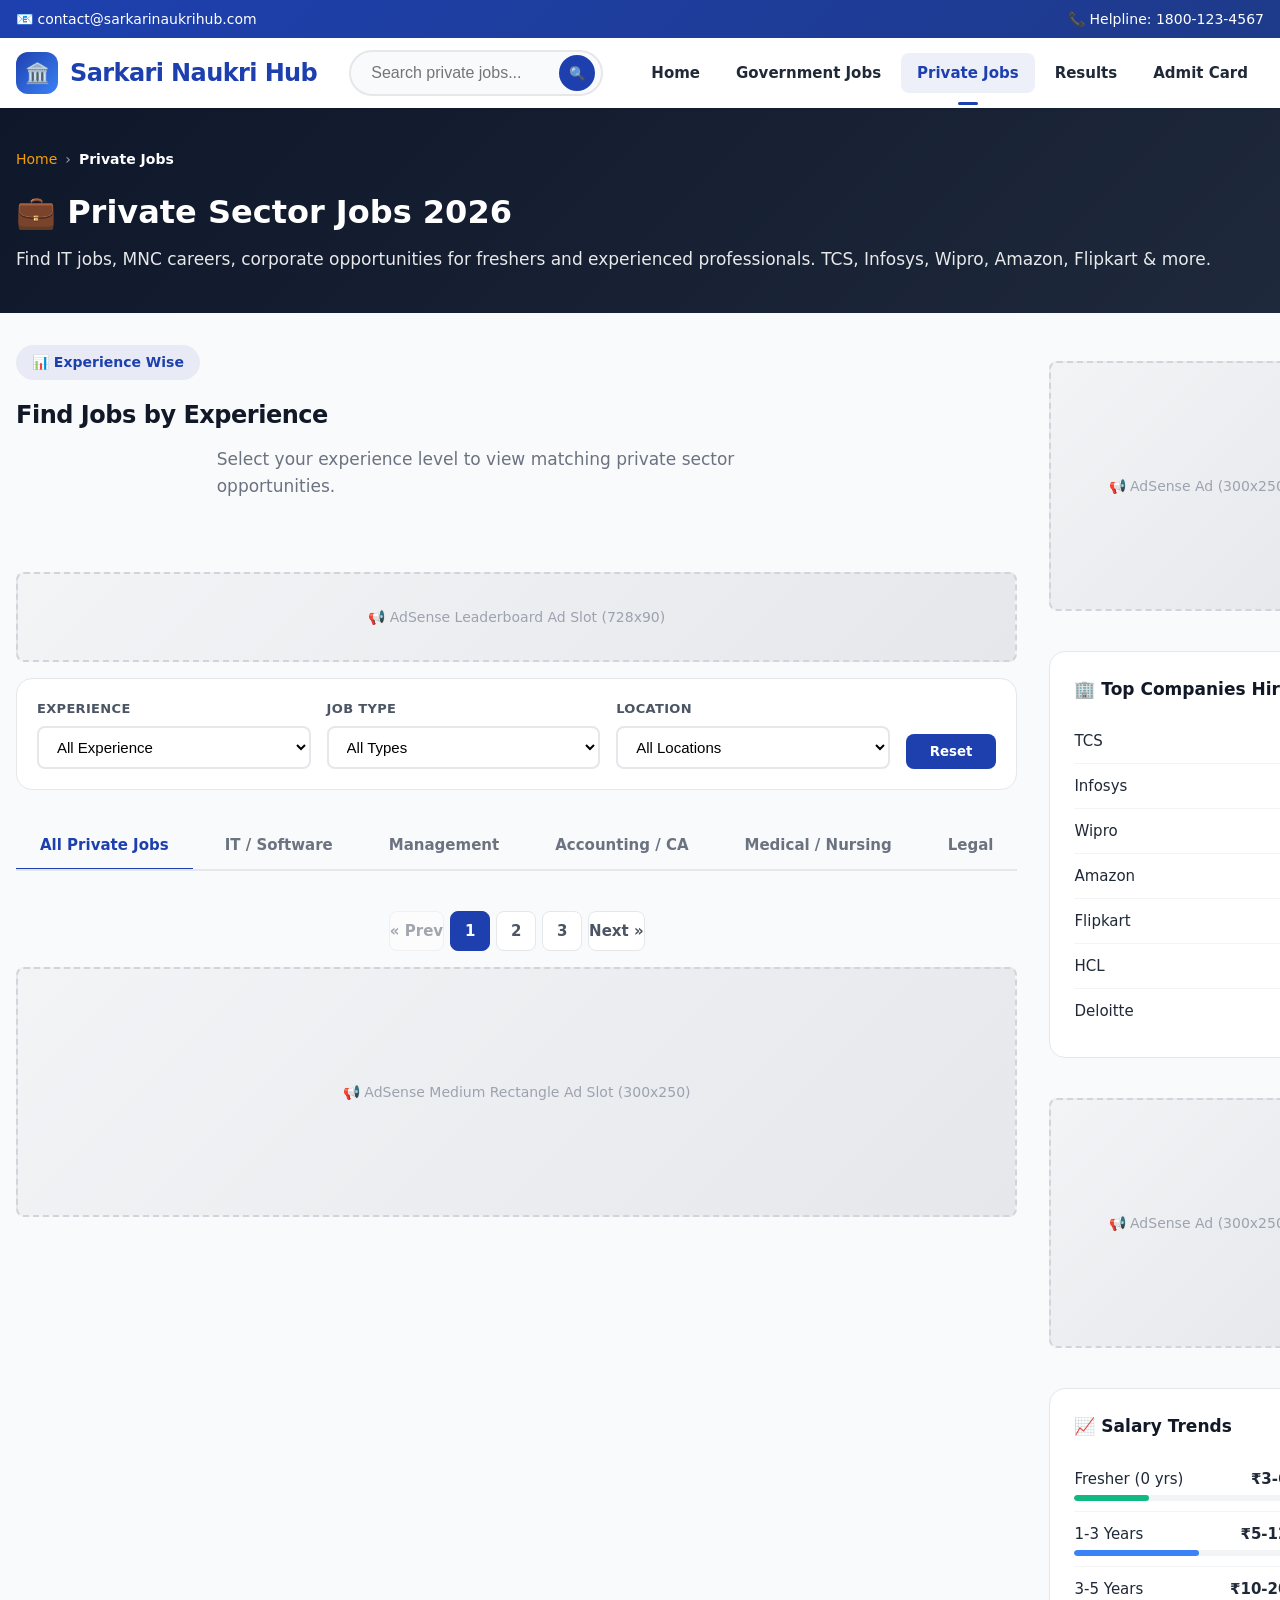
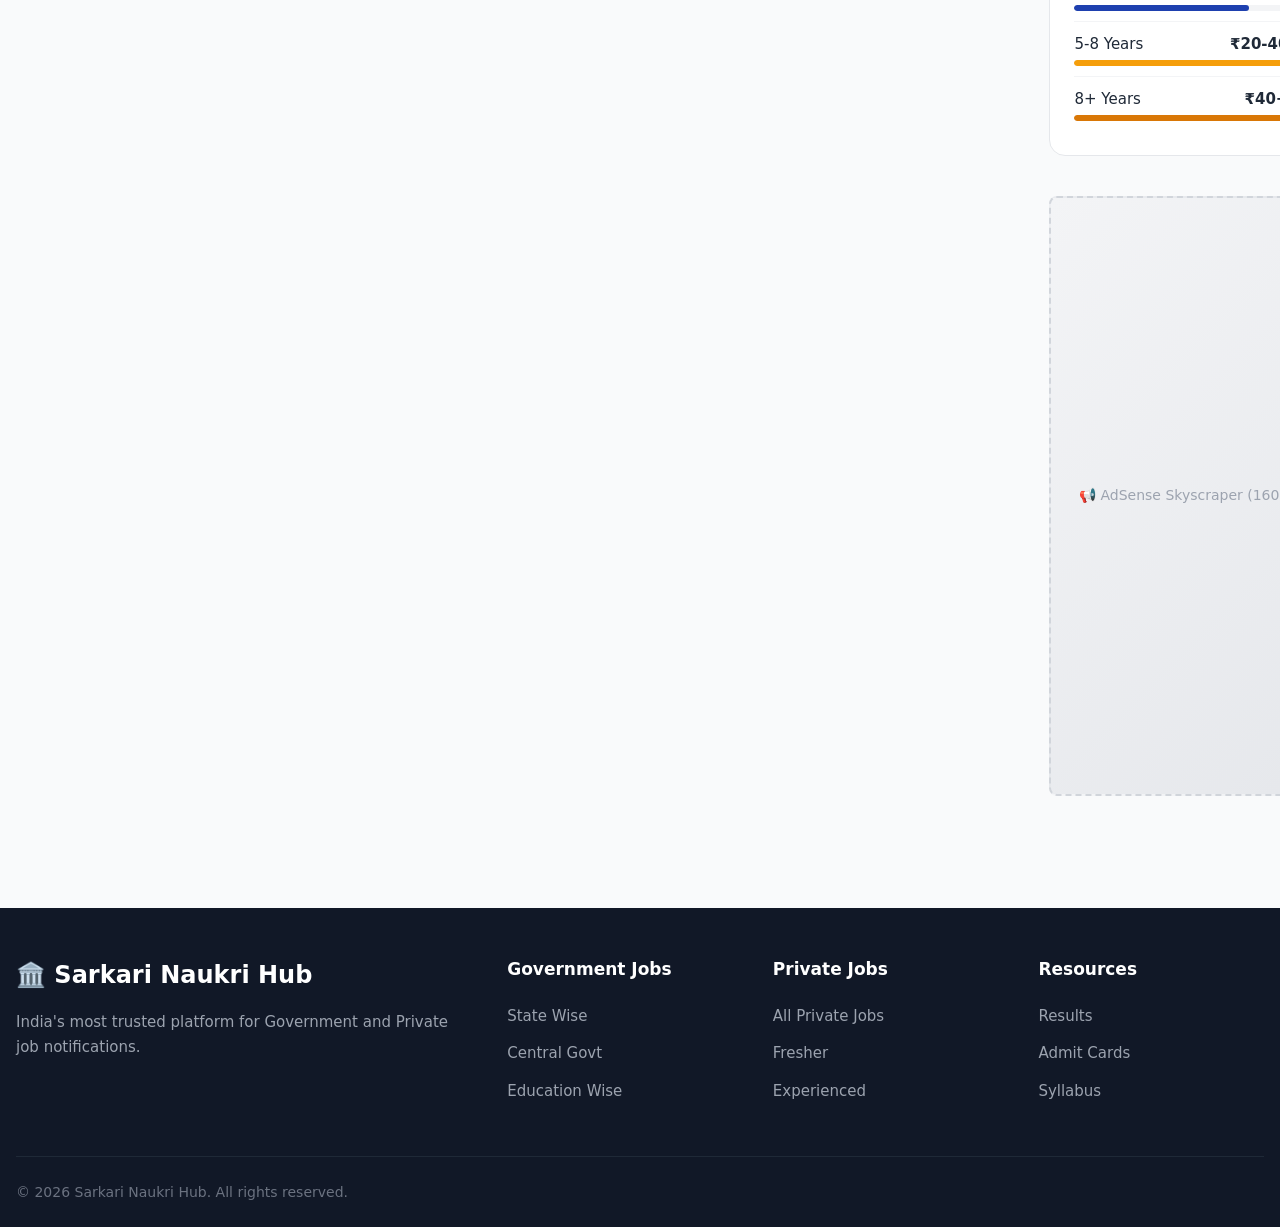
<file: private-jobs.html>
<!DOCTYPE html>
<html lang="en">
<head>
    <meta charset="UTF-8">
    <meta name="viewport" content="width=device-width, initial-scale=1.0">
    <title>Private Jobs 2026 | IT, MNC, Corporate Jobs - Fresher & Experienced</title>
    <meta name="description" content="Find latest private sector jobs in India 2026. IT jobs, MNC jobs, corporate careers for freshers and experienced professionals. Apply for TCS, Infosys, Wipro, Amazon, Flipkart jobs.">
    <meta name="keywords" content="private jobs, IT jobs, MNC jobs, fresher jobs, experienced jobs, corporate jobs, software jobs, private sector careers">
    <meta name="robots" content="index, follow">
    <link rel="canonical" href="https://yourdomain.com/private-jobs.html">
    <link rel="stylesheet" href="css/style.css">
    <style>
        .page-header { background: linear-gradient(135deg, #0f172a, #1e293b); color: var(--white); padding: 2.5rem 1rem; }
        .page-header-content { max-width: 1280px; margin: 0 auto; }
        .page-header h1 { font-size: 2rem; font-weight: 800; margin-bottom: 0.5rem; }
        .page-header p { opacity: 0.9; font-size: 1.0625rem; }
        .exp-grid { display: grid; grid-template-columns: repeat(auto-fill, minmax(220px, 1fr)); gap: 1.25rem; margin-bottom: 2rem; }
        .exp-card { background: var(--white); border: 2px solid var(--gray-100); border-radius: var(--radius-lg); padding: 1.5rem; text-align: center; transition: var(--transition); cursor: pointer; }
        .exp-card:hover { border-color: var(--accent); transform: translateY(-4px); box-shadow: var(--shadow-lg); }
        .exp-card .exp-icon { width: 64px; height: 64px; background: linear-gradient(135deg, var(--accent), #059669); border-radius: 50%; display: flex; align-items: center; justify-content: center; font-size: 1.75rem; margin: 0 auto 1rem; color: var(--white); }
        .exp-card h3 { font-size: 1.0625rem; font-weight: 700; margin-bottom: 0.375rem; }
        .exp-card p { font-size: 0.8125rem; color: var(--gray-500); }
        .exp-card .exp-count { display: inline-block; background: var(--accent); color: var(--white); font-size: 0.75rem; font-weight: 700; padding: 0.25rem 0.75rem; border-radius: var(--radius-xl); margin-top: 0.75rem; }
        .two-col { display: grid; grid-template-columns: 1fr 300px; gap: 2rem; max-width: 1280px; margin: 0 auto; padding: 2rem 1rem; }
        @media (max-width: 1024px) { .two-col { grid-template-columns: 1fr; } }
    </style>
</head>
<body>
    <!-- Header -->
    <header class="header">
        <div class="header-top">
            <div class="header-top-container">
                <span>📧 contact@sarkarinaukrihub.com</span>
                <span>📞 Helpline: 1800-123-4567</span>
            </div>
        </div>
        <div class="header-main">
            <a href="index.html" class="logo">
                <div class="logo-icon">🏛️</div>
                <span>Sarkari Naukri Hub</span>
            </a>
            <div class="search-bar">
                <input type="text" id="search-input" placeholder="Search private jobs...">
                <button onclick="performSearch()">🔍</button>
            </div>
            <nav class="nav-links">
                <a href="index.html">Home</a>
                <a href="government-jobs.html">Government Jobs</a>
                <a href="private-jobs.html" class="active">Private Jobs</a>
                <a href="government-jobs.html?category=results">Results</a>
                <a href="government-jobs.html?category=admitcard">Admit Card</a>
            </nav>
            <button class="mobile-menu-btn">☰</button>
        </div>
    </header>

    <!-- Page Header -->
    <section class="page-header">
        <div class="page-header-content">
            <div class="breadcrumb" style="color: rgba(255,255,255,0.8); margin-bottom: 1rem;">
                <a href="index.html" style="color: var(--secondary);">Home</a>
                <span class="breadcrumb-separator">›</span>
                <span class="breadcrumb-current" style="color: var(--white);">Private Jobs</span>
            </div>
            <h1>💼 Private Sector Jobs 2026</h1>
            <p>Find IT jobs, MNC careers, corporate opportunities for freshers and experienced professionals. TCS, Infosys, Wipro, Amazon, Flipkart & more.</p>
        </div>
    </section>

    <!-- Main Content -->
    <div class="two-col">
        <div class="main-content">
            <!-- Experience Levels -->
            <section class="section" style="padding: 0; margin-bottom: 2rem;">
                <div class="section-header" style="text-align: left;">
                    <div class="section-badge" style="display: inline-flex;">📊 Experience Wise</div>
                    <h2 style="font-size: 1.5rem;">Find Jobs by Experience</h2>
                    <p>Select your experience level to view matching private sector opportunities.</p>
                </div>
                <div class="exp-grid" id="exp-grid"></div>
            </section>

            <!-- AdSense -->
            <div class="adsense-slot leaderboard">📢 AdSense Leaderboard Ad Slot (728x90)</div>

            <!-- Filter Bar -->
            <div class="filter-bar">
                <div class="filter-group">
                    <label>Experience</label>
                    <select id="filter-exp" onchange="applyFilters()">
                        <option value="">All Experience</option>
                    </select>
                </div>
                <div class="filter-group">
                    <label>Job Type</label>
                    <select id="filter-jobtype" onchange="applyFilters()">
                        <option value="">All Types</option>
                        <option value="fulltime">Full Time</option>
                        <option value="parttime">Part Time</option>
                        <option value="contract">Contract</option>
                        <option value="internship">Internship</option>
                        <option value="remote">Remote / WFH</option>
                    </select>
                </div>
                <div class="filter-group">
                    <label>Location</label>
                    <select id="filter-location" onchange="applyFilters()">
                        <option value="">All Locations</option>
                        <option value="Bangalore">Bangalore</option>
                        <option value="Hyderabad">Hyderabad</option>
                        <option value="Chennai">Chennai</option>
                        <option value="Pune">Pune</option>
                        <option value="Mumbai">Mumbai</option>
                        <option value="Delhi">Delhi NCR</option>
                        <option value="Noida">Noida</option>
                        <option value="Gurgaon">Gurgaon</option>
                    </select>
                </div>
                <button class="filter-btn" onclick="resetFilters()">Reset</button>
            </div>

            <!-- Tabs -->
            <div class="tabs">
                <button class="tab active" onclick="switchTab('all')">All Private Jobs</button>
                <button class="tab" onclick="switchTab('it')">IT / Software</button>
                <button class="tab" onclick="switchTab('management')">Management</button>
                <button class="tab" onclick="switchTab('accounting')">Accounting / CA</button>
                <button class="tab" onclick="switchTab('medical')">Medical / Nursing</button>
                <button class="tab" onclick="switchTab('legal')">Legal</button>
            </div>

            <!-- Jobs List -->
            <div id="jobs-container"></div>

            <!-- Pagination -->
            <div class="pagination" id="pagination">
                <button disabled>« Prev</button>
                <button class="active">1</button>
                <button>2</button>
                <button>3</button>
                <button>Next »</button>
            </div>

            <!-- AdSense -->
            <div class="adsense-slot medium-rectangle">📢 AdSense Medium Rectangle Ad Slot (300x250)</div>
        </div>

        <!-- Sidebar -->
        <aside style="display: flex; flex-direction: column; gap: 1.5rem;">
            <div class="adsense-slot medium-rectangle" style="min-height: 250px;">📢 AdSense Ad (300x250)</div>

            <div class="sidebar-card">
                <h3>🏢 Top Companies Hiring</h3>
                <ul style="list-style: none;">
                    <li style="padding: 0.625rem 0; border-bottom: 1px solid var(--gray-100); display: flex; justify-content: space-between; font-size: 0.9375rem;">
                        <span>TCS</span><span style="color: var(--accent); font-weight: 700;">500+</span>
                    </li>
                    <li style="padding: 0.625rem 0; border-bottom: 1px solid var(--gray-100); display: flex; justify-content: space-between; font-size: 0.9375rem;">
                        <span>Infosys</span><span style="color: var(--accent); font-weight: 700;">200+</span>
                    </li>
                    <li style="padding: 0.625rem 0; border-bottom: 1px solid var(--gray-100); display: flex; justify-content: space-between; font-size: 0.9375rem;">
                        <span>Wipro</span><span style="color: var(--accent); font-weight: 700;">75+</span>
                    </li>
                    <li style="padding: 0.625rem 0; border-bottom: 1px solid var(--gray-100); display: flex; justify-content: space-between; font-size: 0.9375rem;">
                        <span>Amazon</span><span style="color: var(--accent); font-weight: 700;">8+</span>
                    </li>
                    <li style="padding: 0.625rem 0; border-bottom: 1px solid var(--gray-100); display: flex; justify-content: space-between; font-size: 0.9375rem;">
                        <span>Flipkart</span><span style="color: var(--accent); font-weight: 700;">50+</span>
                    </li>
                    <li style="padding: 0.625rem 0; border-bottom: 1px solid var(--gray-100); display: flex; justify-content: space-between; font-size: 0.9375rem;">
                        <span>HCL</span><span style="color: var(--accent); font-weight: 700;">75+</span>
                    </li>
                    <li style="padding: 0.625rem 0; display: flex; justify-content: space-between; font-size: 0.9375rem;">
                        <span>Deloitte</span><span style="color: var(--accent); font-weight: 700;">100+</span>
                    </li>
                </ul>
            </div>

            <div class="adsense-slot medium-rectangle" style="min-height: 250px;">📢 AdSense Ad (300x250)</div>

            <div class="sidebar-card">
                <h3>📈 Salary Trends</h3>
                <ul style="list-style: none;">
                    <li style="padding: 0.625rem 0; border-bottom: 1px solid var(--gray-100); font-size: 0.9375rem;">
                        <div style="display: flex; justify-content: space-between; margin-bottom: 0.25rem;">
                            <span>Fresher (0 yrs)</span><span style="font-weight: 700;">₹3-6 LPA</span>
                        </div>
                        <div style="background: var(--gray-100); height: 6px; border-radius: 3px; overflow: hidden;">
                            <div style="width: 30%; height: 100%; background: var(--accent); border-radius: 3px;"></div>
                        </div>
                    </li>
                    <li style="padding: 0.625rem 0; border-bottom: 1px solid var(--gray-100); font-size: 0.9375rem;">
                        <div style="display: flex; justify-content: space-between; margin-bottom: 0.25rem;">
                            <span>1-3 Years</span><span style="font-weight: 700;">₹5-12 LPA</span>
                        </div>
                        <div style="background: var(--gray-100); height: 6px; border-radius: 3px; overflow: hidden;">
                            <div style="width: 50%; height: 100%; background: var(--primary-light); border-radius: 3px;"></div>
                        </div>
                    </li>
                    <li style="padding: 0.625rem 0; border-bottom: 1px solid var(--gray-100); font-size: 0.9375rem;">
                        <div style="display: flex; justify-content: space-between; margin-bottom: 0.25rem;">
                            <span>3-5 Years</span><span style="font-weight: 700;">₹10-20 LPA</span>
                        </div>
                        <div style="background: var(--gray-100); height: 6px; border-radius: 3px; overflow: hidden;">
                            <div style="width: 70%; height: 100%; background: var(--primary); border-radius: 3px;"></div>
                        </div>
                    </li>
                    <li style="padding: 0.625rem 0; border-bottom: 1px solid var(--gray-100); font-size: 0.9375rem;">
                        <div style="display: flex; justify-content: space-between; margin-bottom: 0.25rem;">
                            <span>5-8 Years</span><span style="font-weight: 700;">₹20-40 LPA</span>
                        </div>
                        <div style="background: var(--gray-100); height: 6px; border-radius: 3px; overflow: hidden;">
                            <div style="width: 85%; height: 100%; background: var(--secondary); border-radius: 3px;"></div>
                        </div>
                    </li>
                    <li style="padding: 0.625rem 0; font-size: 0.9375rem;">
                        <div style="display: flex; justify-content: space-between; margin-bottom: 0.25rem;">
                            <span>8+ Years</span><span style="font-weight: 700;">₹40+ LPA</span>
                        </div>
                        <div style="background: var(--gray-100); height: 6px; border-radius: 3px; overflow: hidden;">
                            <div style="width: 100%; height: 100%; background: var(--secondary-dark); border-radius: 3px;"></div>
                        </div>
                    </li>
                </ul>
            </div>

            <div class="adsense-slot skyscraper" style="min-height: 600px;">📢 AdSense Skyscraper (160x600)</div>
        </aside>
    </div>

    <!-- Footer -->
    <footer class="footer">
        <div class="footer-grid">
            <div class="footer-brand">
                <h3>🏛️ Sarkari Naukri Hub</h3>
                <p>India's most trusted platform for Government and Private job notifications.</p>
            </div>
            <div class="footer-column">
                <h4>Government Jobs</h4>
                <ul>
                    <li><a href="government-jobs.html?tab=states">State Wise</a></li>
                    <li><a href="government-jobs.html?tab=central">Central Govt</a></li>
                    <li><a href="government-jobs.html?tab=education">Education Wise</a></li>
                </ul>
            </div>
            <div class="footer-column">
                <h4>Private Jobs</h4>
                <ul>
                    <li><a href="private-jobs.html">All Private Jobs</a></li>
                    <li><a href="private-jobs.html?exp=fresher">Fresher</a></li>
                    <li><a href="private-jobs.html?exp=1-3">Experienced</a></li>
                </ul>
            </div>
            <div class="footer-column">
                <h4>Resources</h4>
                <ul>
                    <li><a href="#">Results</a></li>
                    <li><a href="#">Admit Cards</a></li>
                    <li><a href="#">Syllabus</a></li>
                </ul>
            </div>
        </div>
        <div class="footer-bottom">
            <span>© 2026 Sarkari Naukri Hub. All rights reserved.</span>
        </div>
    </footer>

    <button class="scroll-top">↑</button>

    <script src="js/data.js"></script>
    <script>
        // Populate experience dropdown
        const expSelect = document.getElementById('filter-exp');
        EXPERIENCE_LEVELS.forEach(e => {
            expSelect.innerHTML += `<option value="${e.id}">${e.name}</option>`;
        });

        // Render experience cards
        const expGrid = document.getElementById('exp-grid');
        EXPERIENCE_LEVELS.forEach(exp => {
            expGrid.innerHTML += `
                <a href="private-jobs.html?experience=${exp.id}" class="exp-card">
                    <div class="exp-icon">${exp.icon}</div>
                    <h3>${exp.name}</h3>
                    <p>Private sector opportunities</p>
                    <span class="exp-count">${exp.count} Jobs</span>
                </a>
            `;
        });

        // URL Params
        const urlParams = new URLSearchParams(window.location.search);
        const expFilter = urlParams.get('experience');
        const searchQuery = urlParams.get('search');
        let currentTab = 'all';

        if (expFilter) {
            document.getElementById('filter-exp').value = expFilter;
        }
        if (searchQuery) {
            document.getElementById('search-input').value = searchQuery;
        }

        function switchTab(tab) {
            currentTab = tab;
            document.querySelectorAll('.tab').forEach(t => t.classList.remove('active'));
            document.querySelector(`.tab[onclick="switchTab('${tab}')"]`).classList.add('active');
            renderJobs();
        }

        function renderJobs() {
            const container = document.getElementById('jobs-container');
            let jobs = JOBS_DB.filter(j => j.type === 'private');

            // Apply tab filter
            if (currentTab !== 'all') {
                const categoryMap = {
                    'it': ['it', 'software'],
                    'management': ['management'],
                    'accounting': ['accounting'],
                    'medical': ['medical'],
                    'legal': ['lawyer']
                };
                const allowed = categoryMap[currentTab] || [];
                jobs = jobs.filter(j => allowed.includes(j.category));
            }

            // Apply dropdown filters
            const exp = document.getElementById('filter-exp').value;
            const location = document.getElementById('filter-location').value;
            const search = document.getElementById('search-input').value;

            if (exp) jobs = jobs.filter(j => j.experience === exp);
            if (location) jobs = jobs.filter(j => j.location.toLowerCase().includes(location.toLowerCase()));
            if (search) {
                const q = search.toLowerCase();
                jobs = jobs.filter(j => j.title.toLowerCase().includes(q) || j.org.toLowerCase().includes(q));
            }

            if (jobs.length === 0) {
                container.innerHTML = renderEmptyState('No private jobs found matching your criteria.');
            } else {
                container.innerHTML = `
                    <div style="margin-bottom: 1rem; color: var(--gray-500); font-size: 0.9375rem;">
                        Showing <strong>${jobs.length}</strong> private sector jobs
                    </div>
                    <div class="jobs-grid">${jobs.map(j => renderJobCard(j)).join('')}</div>
                `;
            }
        }

        function applyFilters() {
            renderJobs();
        }

        function resetFilters() {
            document.getElementById('filter-exp').value = '';
            document.getElementById('filter-jobtype').value = '';
            document.getElementById('filter-location').value = '';
            document.getElementById('search-input').value = '';
            currentTab = 'all';
            document.querySelectorAll('.tab').forEach(t => t.classList.remove('active'));
            document.querySelector('.tab').classList.add('active');
            renderJobs();
        }

        function performSearch() {
            renderJobs();
        }

        // Initial render
        renderJobs();
    </script>
</body>
</html>
</file>
<file: css/style.css>
/* ============================================
   JOB PORTAL - GOV & PRIVATE JOBS
   Modern, Responsive, SEO-Ready
   ============================================ */

:root {
    --primary: #1e40af;
    --primary-dark: #1e3a8a;
    --primary-light: #3b82f6;
    --secondary: #f59e0b;
    --secondary-dark: #d97706;
    --accent: #10b981;
    --danger: #ef4444;
    --dark: #111827;
    --gray-50: #f9fafb;
    --gray-100: #f3f4f6;
    --gray-200: #e5e7eb;
    --gray-300: #d1d5db;
    --gray-400: #9ca3af;
    --gray-500: #6b7280;
    --gray-600: #4b5563;
    --gray-700: #374151;
    --gray-800: #1f2937;
    --gray-900: #111827;
    --white: #ffffff;
    --shadow-sm: 0 1px 2px 0 rgb(0 0 0 / 0.05);
    --shadow: 0 1px 3px 0 rgb(0 0 0 / 0.1), 0 1px 2px -1px rgb(0 0 0 / 0.1);
    --shadow-md: 0 4px 6px -1px rgb(0 0 0 / 0.1), 0 2px 4px -2px rgb(0 0 0 / 0.1);
    --shadow-lg: 0 10px 15px -3px rgb(0 0 0 / 0.1), 0 4px 6px -4px rgb(0 0 0 / 0.1);
    --shadow-xl: 0 20px 25px -5px rgb(0 0 0 / 0.1), 0 8px 10px -6px rgb(0 0 0 / 0.1);
    --radius-sm: 0.375rem;
    --radius: 0.5rem;
    --radius-md: 0.75rem;
    --radius-lg: 1rem;
    --radius-xl: 1.5rem;
    --transition: all 0.3s cubic-bezier(0.4, 0, 0.2, 1);
}

* {
    margin: 0;
    padding: 0;
    box-sizing: border-box;
}

html {
    scroll-behavior: smooth;
}

body {
    font-family: 'Segoe UI', system-ui, -apple-system, sans-serif;
    background: var(--gray-50);
    color: var(--gray-800);
    line-height: 1.6;
    overflow-x: hidden;
}

a {
    text-decoration: none;
    color: inherit;
}

button {
    cursor: pointer;
    border: none;
    font-family: inherit;
}

img {
    max-width: 100%;
    display: block;
}

/* ============================================
   ADSENSE PLACEHOLDERS
   ============================================ */
.adsense-slot {
    background: linear-gradient(135deg, var(--gray-100), var(--gray-200));
    border: 2px dashed var(--gray-300);
    border-radius: var(--radius);
    display: flex;
    align-items: center;
    justify-content: center;
    color: var(--gray-400);
    font-size: 0.875rem;
    font-weight: 500;
    min-height: 90px;
    margin: 1rem 0;
    transition: var(--transition);
}

.adsense-slot:hover {
    border-color: var(--primary-light);
    color: var(--primary);
}

.adsense-slot.leaderboard {
    width: 100%;
    min-height: 90px;
}

.adsense-slot.medium-rectangle {
    width: 100%;
    min-height: 250px;
}

.adsense-slot.skyscraper {
    min-height: 600px;
}

/* ============================================
   HEADER & NAVIGATION
   ============================================ */
.header {
    background: var(--white);
    box-shadow: var(--shadow);
    position: sticky;
    top: 0;
    z-index: 1000;
}

.header-top {
    background: linear-gradient(135deg, var(--primary), var(--primary-dark));
    color: var(--white);
    padding: 0.5rem 0;
    font-size: 0.875rem;
}

.header-top-container {
    max-width: 1280px;
    margin: 0 auto;
    padding: 0 1rem;
    display: flex;
    justify-content: space-between;
    align-items: center;
}

.header-main {
    max-width: 1280px;
    margin: 0 auto;
    padding: 0.75rem 1rem;
    display: flex;
    align-items: center;
    justify-content: space-between;
    gap: 2rem;
}

.logo {
    display: flex;
    align-items: center;
    gap: 0.75rem;
    font-weight: 800;
    font-size: 1.5rem;
    color: var(--primary);
    letter-spacing: -0.025em;
}

.logo-icon {
    width: 42px;
    height: 42px;
    background: linear-gradient(135deg, var(--primary), var(--primary-light));
    border-radius: var(--radius-md);
    display: flex;
    align-items: center;
    justify-content: center;
    color: var(--white);
    font-size: 1.25rem;
}

.search-bar {
    flex: 1;
    max-width: 600px;
    position: relative;
}

.search-bar input {
    width: 100%;
    padding: 0.75rem 3rem 0.75rem 1.25rem;
    border: 2px solid var(--gray-200);
    border-radius: var(--radius-xl);
    font-size: 1rem;
    transition: var(--transition);
    background: var(--gray-50);
}

.search-bar input:focus {
    outline: none;
    border-color: var(--primary-light);
    background: var(--white);
    box-shadow: 0 0 0 3px rgba(59, 130, 246, 0.1);
}

.search-bar button {
    position: absolute;
    right: 0.5rem;
    top: 50%;
    transform: translateY(-50%);
    background: var(--primary);
    color: var(--white);
    width: 36px;
    height: 36px;
    border-radius: 50%;
    display: flex;
    align-items: center;
    justify-content: center;
    transition: var(--transition);
}

.search-bar button:hover {
    background: var(--primary-dark);
    transform: translateY(-50%) scale(1.05);
}

.nav-links {
    display: flex;
    gap: 0.25rem;
}

.nav-links a {
    padding: 0.5rem 1rem;
    border-radius: var(--radius);
    font-weight: 600;
    font-size: 0.9375rem;
    transition: var(--transition);
    position: relative;
}

.nav-links a:hover,
.nav-links a.active {
    background: rgba(30, 64, 175, 0.08);
    color: var(--primary);
}

.nav-links a.active::after {
    content: '';
    position: absolute;
    bottom: -0.75rem;
    left: 50%;
    transform: translateX(-50%);
    width: 20px;
    height: 3px;
    background: var(--primary);
    border-radius: 2px;
}

.mobile-menu-btn {
    display: none;
    background: none;
    font-size: 1.5rem;
    color: var(--gray-700);
    padding: 0.5rem;
}

/* ============================================
   HERO SECTION
   ============================================ */
.hero {
    background: linear-gradient(135deg, var(--primary) 0%, var(--primary-dark) 50%, #0f172a 100%);
    color: var(--white);
    padding: 4rem 1rem;
    position: relative;
    overflow: hidden;
}

.hero::before {
    content: '';
    position: absolute;
    top: -50%;
    right: -10%;
    width: 600px;
    height: 600px;
    background: radial-gradient(circle, rgba(59, 130, 246, 0.15) 0%, transparent 70%);
    border-radius: 50%;
}

.hero-container {
    max-width: 1280px;
    margin: 0 auto;
    display: grid;
    grid-template-columns: 1fr 1fr;
    gap: 3rem;
    align-items: center;
    position: relative;
    z-index: 1;
}

.hero-content h1 {
    font-size: 3rem;
    font-weight: 800;
    line-height: 1.1;
    margin-bottom: 1.25rem;
    letter-spacing: -0.02em;
}

.hero-content h1 span {
    color: var(--secondary);
}

.hero-content p {
    font-size: 1.125rem;
    opacity: 0.9;
    margin-bottom: 2rem;
    max-width: 500px;
}

.hero-stats {
    display: flex;
    gap: 2rem;
    margin-bottom: 2rem;
}

.hero-stat {
    text-align: center;
}

.hero-stat-number {
    font-size: 2rem;
    font-weight: 800;
    color: var(--secondary);
}

.hero-stat-label {
    font-size: 0.875rem;
    opacity: 0.8;
}

.hero-buttons {
    display: flex;
    gap: 1rem;
    flex-wrap: wrap;
}

.btn {
    display: inline-flex;
    align-items: center;
    gap: 0.5rem;
    padding: 0.875rem 1.75rem;
    border-radius: var(--radius-lg);
    font-weight: 600;
    font-size: 1rem;
    transition: var(--transition);
    border: 2px solid transparent;
}

.btn-primary {
    background: var(--secondary);
    color: var(--white);
    border-color: var(--secondary);
}

.btn-primary:hover {
    background: var(--secondary-dark);
    border-color: var(--secondary-dark);
    transform: translateY(-2px);
    box-shadow: var(--shadow-lg);
}

.btn-outline {
    background: transparent;
    color: var(--white);
    border-color: rgba(255, 255, 255, 0.3);
}

.btn-outline:hover {
    background: rgba(255, 255, 255, 0.1);
    border-color: var(--white);
    transform: translateY(-2px);
}

.hero-visual {
    display: grid;
    grid-template-columns: 1fr 1fr;
    gap: 1rem;
    transform: rotate(-3deg);
}

.hero-card {
    background: rgba(255, 255, 255, 0.1);
    backdrop-filter: blur(10px);
    border: 1px solid rgba(255, 255, 255, 0.2);
    border-radius: var(--radius-lg);
    padding: 1.25rem;
    transition: var(--transition);
}

.hero-card:hover {
    transform: translateY(-5px) rotate(2deg);
    background: rgba(255, 255, 255, 0.15);
}

.hero-card-icon {
    width: 48px;
    height: 48px;
    background: var(--secondary);
    border-radius: var(--radius-md);
    display: flex;
    align-items: center;
    justify-content: center;
    font-size: 1.5rem;
    margin-bottom: 0.75rem;
}

.hero-card h3 {
    font-size: 1rem;
    font-weight: 700;
    margin-bottom: 0.25rem;
}

.hero-card p {
    font-size: 0.875rem;
    opacity: 0.8;
}

/* ============================================
   SECTION HEADERS
   ============================================ */
.section {
    padding: 3rem 1rem;
    max-width: 1280px;
    margin: 0 auto;
}

.section-header {
    text-align: center;
    margin-bottom: 2.5rem;
}

.section-header h2 {
    font-size: 2rem;
    font-weight: 800;
    color: var(--gray-900);
    margin-bottom: 0.75rem;
    letter-spacing: -0.02em;
}

.section-header p {
    color: var(--gray-500);
    font-size: 1.0625rem;
    max-width: 600px;
    margin: 0 auto;
}

.section-badge {
    display: inline-flex;
    align-items: center;
    gap: 0.5rem;
    background: rgba(30, 64, 175, 0.08);
    color: var(--primary);
    padding: 0.375rem 1rem;
    border-radius: var(--radius-xl);
    font-size: 0.875rem;
    font-weight: 600;
    margin-bottom: 1rem;
}

/* ============================================
   CATEGORY CARDS
   ============================================ */
.categories-grid {
    display: grid;
    grid-template-columns: repeat(auto-fill, minmax(200px, 1fr));
    gap: 1.25rem;
}

.category-card {
    background: var(--white);
    border: 2px solid var(--gray-100);
    border-radius: var(--radius-lg);
    padding: 1.5rem;
    text-align: center;
    transition: var(--transition);
    cursor: pointer;
    position: relative;
    overflow: hidden;
}

.category-card::before {
    content: '';
    position: absolute;
    top: 0;
    left: 0;
    width: 100%;
    height: 4px;
    background: linear-gradient(90deg, var(--primary), var(--primary-light));
    transform: scaleX(0);
    transform-origin: left;
    transition: var(--transition);
}

.category-card:hover::before {
    transform: scaleX(1);
}

.category-card:hover {
    border-color: var(--primary-light);
    transform: translateY(-4px);
    box-shadow: var(--shadow-lg);
}

.category-icon {
    width: 64px;
    height: 64px;
    background: linear-gradient(135deg, var(--gray-100), var(--gray-50));
    border-radius: var(--radius-xl);
    display: flex;
    align-items: center;
    justify-content: center;
    font-size: 1.75rem;
    margin: 0 auto 1rem;
    transition: var(--transition);
}

.category-card:hover .category-icon {
    background: linear-gradient(135deg, var(--primary), var(--primary-light));
    color: var(--white);
    transform: scale(1.1);
}

.category-card h3 {
    font-size: 1.0625rem;
    font-weight: 700;
    color: var(--gray-800);
    margin-bottom: 0.375rem;
}

.category-card p {
    font-size: 0.8125rem;
    color: var(--gray-500);
}

.category-count {
    display: inline-block;
    background: var(--accent);
    color: var(--white);
    font-size: 0.75rem;
    font-weight: 700;
    padding: 0.125rem 0.5rem;
    border-radius: var(--radius-sm);
    margin-top: 0.5rem;
}

/* ============================================
   JOB CARDS
   ============================================ */
.jobs-grid {
    display: grid;
    grid-template-columns: repeat(auto-fill, minmax(340px, 1fr));
    gap: 1.5rem;
}

.job-card {
    background: var(--white);
    border: 1px solid var(--gray-200);
    border-radius: var(--radius-lg);
    padding: 1.5rem;
    transition: var(--transition);
    position: relative;
    overflow: hidden;
}

.job-card:hover {
    border-color: var(--primary-light);
    transform: translateY(-3px);
    box-shadow: var(--shadow-lg);
}

.job-card-header {
    display: flex;
    align-items: flex-start;
    justify-content: space-between;
    margin-bottom: 1rem;
}

.job-org {
    display: flex;
    align-items: center;
    gap: 0.75rem;
}

.job-org-logo {
    width: 48px;
    height: 48px;
    background: linear-gradient(135deg, var(--primary), var(--primary-light));
    border-radius: var(--radius-md);
    display: flex;
    align-items: center;
    justify-content: center;
    color: var(--white);
    font-weight: 700;
    font-size: 0.875rem;
    flex-shrink: 0;
}

.job-org-info h4 {
    font-size: 1rem;
    font-weight: 700;
    color: var(--gray-900);
    line-height: 1.3;
}

.job-org-info span {
    font-size: 0.8125rem;
    color: var(--gray-500);
}

.job-badge {
    padding: 0.25rem 0.75rem;
    border-radius: var(--radius-xl);
    font-size: 0.75rem;
    font-weight: 700;
    text-transform: uppercase;
    letter-spacing: 0.025em;
    flex-shrink: 0;
}

.badge-gov {
    background: rgba(30, 64, 175, 0.1);
    color: var(--primary);
}

.badge-private {
    background: rgba(16, 185, 129, 0.1);
    color: var(--accent);
}

.badge-urgent {
    background: rgba(239, 68, 68, 0.1);
    color: var(--danger);
    animation: pulse 2s infinite;
}

@keyframes pulse {
    0%, 100% { opacity: 1; }
    50% { opacity: 0.7; }
}

.job-title {
    font-size: 1.125rem;
    font-weight: 700;
    color: var(--gray-900);
    margin-bottom: 0.75rem;
    line-height: 1.4;
}

.job-meta {
    display: flex;
    flex-wrap: wrap;
    gap: 0.75rem;
    margin-bottom: 1rem;
}

.job-meta-item {
    display: flex;
    align-items: center;
    gap: 0.375rem;
    font-size: 0.875rem;
    color: var(--gray-600);
}

.job-meta-item i {
    color: var(--primary-light);
    font-size: 0.9375rem;
}

.job-tags {
    display: flex;
    flex-wrap: wrap;
    gap: 0.5rem;
    margin-bottom: 1.25rem;
}

.job-tag {
    background: var(--gray-100);
    color: var(--gray-600);
    padding: 0.25rem 0.75rem;
    border-radius: var(--radius-sm);
    font-size: 0.8125rem;
    font-weight: 500;
}

.job-footer {
    display: flex;
    align-items: center;
    justify-content: space-between;
    padding-top: 1rem;
    border-top: 1px solid var(--gray-100);
}

.job-salary {
    font-size: 1rem;
    font-weight: 700;
    color: var(--accent);
}

.job-deadline {
    font-size: 0.8125rem;
    color: var(--gray-500);
}

.job-deadline.urgent {
    color: var(--danger);
    font-weight: 600;
}

.btn-view {
    background: var(--primary);
    color: var(--white);
    padding: 0.5rem 1.25rem;
    border-radius: var(--radius);
    font-size: 0.875rem;
    font-weight: 600;
    transition: var(--transition);
}

.btn-view:hover {
    background: var(--primary-dark);
    transform: scale(1.05);
}

/* ============================================
   FILTER SECTION
   ============================================ */
.filter-bar {
    background: var(--white);
    border: 1px solid var(--gray-200);
    border-radius: var(--radius-lg);
    padding: 1.25rem;
    margin-bottom: 2rem;
    display: flex;
    flex-wrap: wrap;
    gap: 1rem;
    align-items: center;
}

.filter-group {
    display: flex;
    flex-direction: column;
    gap: 0.375rem;
    min-width: 180px;
    flex: 1;
}

.filter-group label {
    font-size: 0.8125rem;
    font-weight: 600;
    color: var(--gray-600);
    text-transform: uppercase;
    letter-spacing: 0.025em;
}

.filter-group select,
.filter-group input {
    padding: 0.625rem 0.875rem;
    border: 2px solid var(--gray-200);
    border-radius: var(--radius);
    font-size: 0.9375rem;
    background: var(--white);
    transition: var(--transition);
    width: 100%;
}

.filter-group select:focus,
.filter-group input:focus {
    outline: none;
    border-color: var(--primary-light);
    box-shadow: 0 0 0 3px rgba(59, 130, 246, 0.1);
}

.filter-btn {
    background: var(--primary);
    color: var(--white);
    padding: 0.625rem 1.5rem;
    border-radius: var(--radius);
    font-weight: 600;
    align-self: flex-end;
    transition: var(--transition);
}

.filter-btn:hover {
    background: var(--primary-dark);
}

/* ============================================
   TABS
   ============================================ */
.tabs {
    display: flex;
    gap: 0.5rem;
    margin-bottom: 2rem;
    border-bottom: 2px solid var(--gray-200);
    padding-bottom: 0;
    overflow-x: auto;
    scrollbar-width: none;
}

.tabs::-webkit-scrollbar {
    display: none;
}

.tab {
    padding: 0.875rem 1.5rem;
    font-weight: 600;
    font-size: 0.9375rem;
    color: var(--gray-500);
    border-bottom: 3px solid transparent;
    margin-bottom: -2px;
    transition: var(--transition);
    white-space: nowrap;
    cursor: pointer;
    background: none;
}

.tab:hover {
    color: var(--primary);
}

.tab.active {
    color: var(--primary);
    border-bottom-color: var(--primary);
}

/* ============================================
   BREADCRUMB
   ============================================ */
.breadcrumb {
    display: flex;
    align-items: center;
    gap: 0.5rem;
    font-size: 0.875rem;
    color: var(--gray-500);
    margin-bottom: 1.5rem;
    flex-wrap: wrap;
}

.breadcrumb a {
    color: var(--primary);
    font-weight: 500;
}

.breadcrumb a:hover {
    text-decoration: underline;
}

.breadcrumb-separator {
    color: var(--gray-400);
}

.breadcrumb-current {
    color: var(--gray-700);
    font-weight: 600;
}

/* ============================================
   JOB DETAIL PAGE
   ============================================ */
.job-detail-header {
    background: linear-gradient(135deg, var(--primary), var(--primary-dark));
    color: var(--white);
    padding: 3rem 1rem;
    margin-bottom: 2rem;
}

.job-detail-header-content {
    max-width: 1280px;
    margin: 0 auto;
}

.job-detail-title {
    font-size: 2rem;
    font-weight: 800;
    margin-bottom: 1rem;
}

.job-detail-meta {
    display: flex;
    flex-wrap: wrap;
    gap: 1.5rem;
    opacity: 0.9;
}

.job-detail-meta-item {
    display: flex;
    align-items: center;
    gap: 0.5rem;
    font-size: 0.9375rem;
}

.job-detail-grid {
    max-width: 1280px;
    margin: 0 auto;
    padding: 0 1rem;
    display: grid;
    grid-template-columns: 1fr 320px;
    gap: 2rem;
}

.job-detail-main {
    background: var(--white);
    border-radius: var(--radius-lg);
    border: 1px solid var(--gray-200);
    overflow: hidden;
}

.job-detail-section {
    padding: 1.5rem;
    border-bottom: 1px solid var(--gray-100);
}

.job-detail-section:last-child {
    border-bottom: none;
}

.job-detail-section h3 {
    font-size: 1.125rem;
    font-weight: 700;
    color: var(--gray-900);
    margin-bottom: 1rem;
    display: flex;
    align-items: center;
    gap: 0.5rem;
}

.job-detail-section h3 i {
    color: var(--primary);
}

.job-detail-section p,
.job-detail-section li {
    color: var(--gray-600);
    font-size: 0.9375rem;
    line-height: 1.7;
}

.job-detail-section ul {
    list-style: none;
    padding: 0;
}

.job-detail-section li {
    padding: 0.5rem 0;
    padding-left: 1.5rem;
    position: relative;
}

.job-detail-section li::before {
    content: '✓';
    position: absolute;
    left: 0;
    color: var(--accent);
    font-weight: 700;
}

.job-detail-sidebar {
    display: flex;
    flex-direction: column;
    gap: 1.5rem;
}

.sidebar-card {
    background: var(--white);
    border: 1px solid var(--gray-200);
    border-radius: var(--radius-lg);
    padding: 1.5rem;
}

.sidebar-card h3 {
    font-size: 1.0625rem;
    font-weight: 700;
    margin-bottom: 1rem;
    color: var(--gray-900);
}

.sidebar-info-row {
    display: flex;
    justify-content: space-between;
    padding: 0.75rem 0;
    border-bottom: 1px solid var(--gray-100);
    font-size: 0.9375rem;
}

.sidebar-info-row:last-child {
    border-bottom: none;
}

.sidebar-info-label {
    color: var(--gray-500);
}

.sidebar-info-value {
    font-weight: 600;
    color: var(--gray-800);
}

.btn-apply {
    width: 100%;
    background: linear-gradient(135deg, var(--secondary), var(--secondary-dark));
    color: var(--white);
    padding: 1rem;
    border-radius: var(--radius-lg);
    font-size: 1.0625rem;
    font-weight: 700;
    text-align: center;
    transition: var(--transition);
    margin-top: 1rem;
}

.btn-apply:hover {
    transform: translateY(-2px);
    box-shadow: var(--shadow-lg);
}

/* ============================================
   FOOTER
   ============================================ */
.footer {
    background: var(--gray-900);
    color: var(--gray-300);
    padding: 3rem 1rem 1.5rem;
    margin-top: 4rem;
}

.footer-grid {
    max-width: 1280px;
    margin: 0 auto;
    display: grid;
    grid-template-columns: 2fr 1fr 1fr 1fr;
    gap: 2.5rem;
    margin-bottom: 2.5rem;
}

.footer-brand h3 {
    color: var(--white);
    font-size: 1.5rem;
    font-weight: 800;
    margin-bottom: 1rem;
}

.footer-brand p {
    font-size: 0.9375rem;
    line-height: 1.7;
    margin-bottom: 1.25rem;
    color: var(--gray-400);
}

.footer-social {
    display: flex;
    gap: 0.75rem;
}

.footer-social a {
    width: 40px;
    height: 40px;
    background: var(--gray-800);
    border-radius: var(--radius-md);
    display: flex;
    align-items: center;
    justify-content: center;
    color: var(--gray-400);
    transition: var(--transition);
    font-size: 1.125rem;
}

.footer-social a:hover {
    background: var(--primary);
    color: var(--white);
    transform: translateY(-3px);
}

.footer-column h4 {
    color: var(--white);
    font-size: 1.0625rem;
    font-weight: 700;
    margin-bottom: 1.25rem;
}

.footer-column ul {
    list-style: none;
}

.footer-column li {
    margin-bottom: 0.75rem;
}

.footer-column a {
    color: var(--gray-400);
    font-size: 0.9375rem;
    transition: var(--transition);
    display: inline-block;
}

.footer-column a:hover {
    color: var(--white);
    transform: translateX(4px);
}

.footer-bottom {
    max-width: 1280px;
    margin: 0 auto;
    padding-top: 1.5rem;
    border-top: 1px solid var(--gray-800);
    display: flex;
    justify-content: space-between;
    align-items: center;
    flex-wrap: wrap;
    gap: 1rem;
    font-size: 0.875rem;
    color: var(--gray-500);
}

/* ============================================
   ANIMATIONS
   ============================================ */
@keyframes fadeInUp {
    from {
        opacity: 0;
        transform: translateY(20px);
    }
    to {
        opacity: 1;
        transform: translateY(0);
    }
}

.animate-in {
    animation: fadeInUp 0.6s ease-out forwards;
}

.delay-1 { animation-delay: 0.1s; }
.delay-2 { animation-delay: 0.2s; }
.delay-3 { animation-delay: 0.3s; }
.delay-4 { animation-delay: 0.4s; }

/* ============================================
   SCROLL TO TOP
   ============================================ */
.scroll-top {
    position: fixed;
    bottom: 2rem;
    right: 2rem;
    width: 48px;
    height: 48px;
    background: var(--primary);
    color: var(--white);
    border-radius: 50%;
    display: flex;
    align-items: center;
    justify-content: center;
    font-size: 1.25rem;
    box-shadow: var(--shadow-lg);
    transition: var(--transition);
    opacity: 0;
    visibility: hidden;
    transform: translateY(20px);
    z-index: 999;
}

.scroll-top.visible {
    opacity: 1;
    visibility: visible;
    transform: translateY(0);
}

.scroll-top:hover {
    background: var(--primary-dark);
    transform: translateY(-3px);
}

/* ============================================
   RESPONSIVE
   ============================================ */
@media (max-width: 1024px) {
    .hero-container {
        grid-template-columns: 1fr;
        text-align: center;
    }

    .hero-content p {
        margin-left: auto;
        margin-right: auto;
    }

    .hero-buttons {
        justify-content: center;
    }

    .hero-visual {
        display: none;
    }

    .job-detail-grid {
        grid-template-columns: 1fr;
    }

    .footer-grid {
        grid-template-columns: 1fr 1fr;
    }
}

@media (max-width: 768px) {
    .header-main {
        flex-wrap: wrap;
    }

    .search-bar {
        order: 3;
        max-width: 100%;
        width: 100%;
    }

    .nav-links {
        display: none;
        position: absolute;
        top: 100%;
        left: 0;
        right: 0;
        background: var(--white);
        flex-direction: column;
        padding: 1rem;
        box-shadow: var(--shadow-lg);
        gap: 0.5rem;
    }

    .nav-links.active {
        display: flex;
    }

    .mobile-menu-btn {
        display: block;
    }

    .hero {
        padding: 2.5rem 1rem;
    }

    .hero-content h1 {
        font-size: 2rem;
    }

    .hero-stats {
        justify-content: center;
    }

    .categories-grid {
        grid-template-columns: repeat(2, 1fr);
        gap: 0.875rem;
    }

    .jobs-grid {
        grid-template-columns: 1fr;
    }

    .filter-bar {
        flex-direction: column;
        align-items: stretch;
    }

    .filter-group {
        min-width: 100%;
    }

    .filter-btn {
        align-self: stretch;
    }

    .footer-grid {
        grid-template-columns: 1fr;
        gap: 2rem;
    }

    .footer-bottom {
        flex-direction: column;
        text-align: center;
    }

    .job-detail-title {
        font-size: 1.5rem;
    }

    .section {
        padding: 2rem 1rem;
    }

    .section-header h2 {
        font-size: 1.5rem;
    }
}

@media (max-width: 480px) {
    .hero-content h1 {
        font-size: 1.625rem;
    }

    .categories-grid {
        grid-template-columns: 1fr 1fr;
    }

    .category-card {
        padding: 1rem;
    }

    .category-icon {
        width: 48px;
        height: 48px;
        font-size: 1.25rem;
    }

    .btn {
        padding: 0.75rem 1.25rem;
        font-size: 0.9375rem;
    }
}

/* ============================================
   LOADING & EMPTY STATES
   ============================================ */
.loading-skeleton {
    background: linear-gradient(90deg, var(--gray-100) 25%, var(--gray-200) 50%, var(--gray-100) 75%);
    background-size: 200% 100%;
    animation: shimmer 1.5s infinite;
    border-radius: var(--radius);
}

@keyframes shimmer {
    0% { background-position: 200% 0; }
    100% { background-position: -200% 0; }
}

.empty-state {
    text-align: center;
    padding: 4rem 2rem;
    color: var(--gray-500);
}

.empty-state-icon {
    font-size: 4rem;
    margin-bottom: 1rem;
    opacity: 0.5;
}

.empty-state h3 {
    font-size: 1.25rem;
    font-weight: 700;
    color: var(--gray-700);
    margin-bottom: 0.5rem;
}

/* ============================================
   NOTIFICATION BAR
   ============================================ */
.notification-bar {
    background: linear-gradient(135deg, var(--accent), #059669);
    color: var(--white);
    padding: 0.75rem 1rem;
    text-align: center;
    font-size: 0.9375rem;
    font-weight: 500;
    position: relative;
    overflow: hidden;
}

.notification-bar::before {
    content: '';
    position: absolute;
    top: 0;
    left: -100%;
    width: 100%;
    height: 100%;
    background: linear-gradient(90deg, transparent, rgba(255,255,255,0.2), transparent);
    animation: shine 3s infinite;
}

@keyframes shine {
    0% { left: -100%; }
    100% { left: 100%; }
}

/* ============================================
   MARQUEE / TICKER
   ============================================ */
.ticker {
    background: var(--white);
    border-bottom: 1px solid var(--gray-200);
    padding: 0.625rem 0;
    overflow: hidden;
    white-space: nowrap;
}

.ticker-content {
    display: inline-block;
    animation: ticker 30s linear infinite;
}

.ticker-item {
    display: inline-flex;
    align-items: center;
    gap: 0.5rem;
    margin-right: 3rem;
    font-size: 0.875rem;
    color: var(--gray-700);
}

.ticker-item .badge-new {
    background: var(--danger);
    color: var(--white);
    padding: 0.125rem 0.5rem;
    border-radius: var(--radius-sm);
    font-size: 0.6875rem;
    font-weight: 700;
    text-transform: uppercase;
}

@keyframes ticker {
    0% { transform: translateX(0); }
    100% { transform: translateX(-50%); }
}

/* ============================================
   PAGINATION
   ============================================ */
.pagination {
    display: flex;
    justify-content: center;
    align-items: center;
    gap: 0.375rem;
    margin-top: 2.5rem;
}

.pagination button {
    min-width: 40px;
    height: 40px;
    display: flex;
    align-items: center;
    justify-content: center;
    border-radius: var(--radius);
    font-weight: 600;
    font-size: 0.9375rem;
    background: var(--white);
    border: 1px solid var(--gray-200);
    color: var(--gray-600);
    transition: var(--transition);
}

.pagination button:hover {
    background: var(--gray-100);
    border-color: var(--gray-300);
}

.pagination button.active {
    background: var(--primary);
    color: var(--white);
    border-color: var(--primary);
}

.pagination button:disabled {
    opacity: 0.5;
    cursor: not-allowed;
}
</file>
